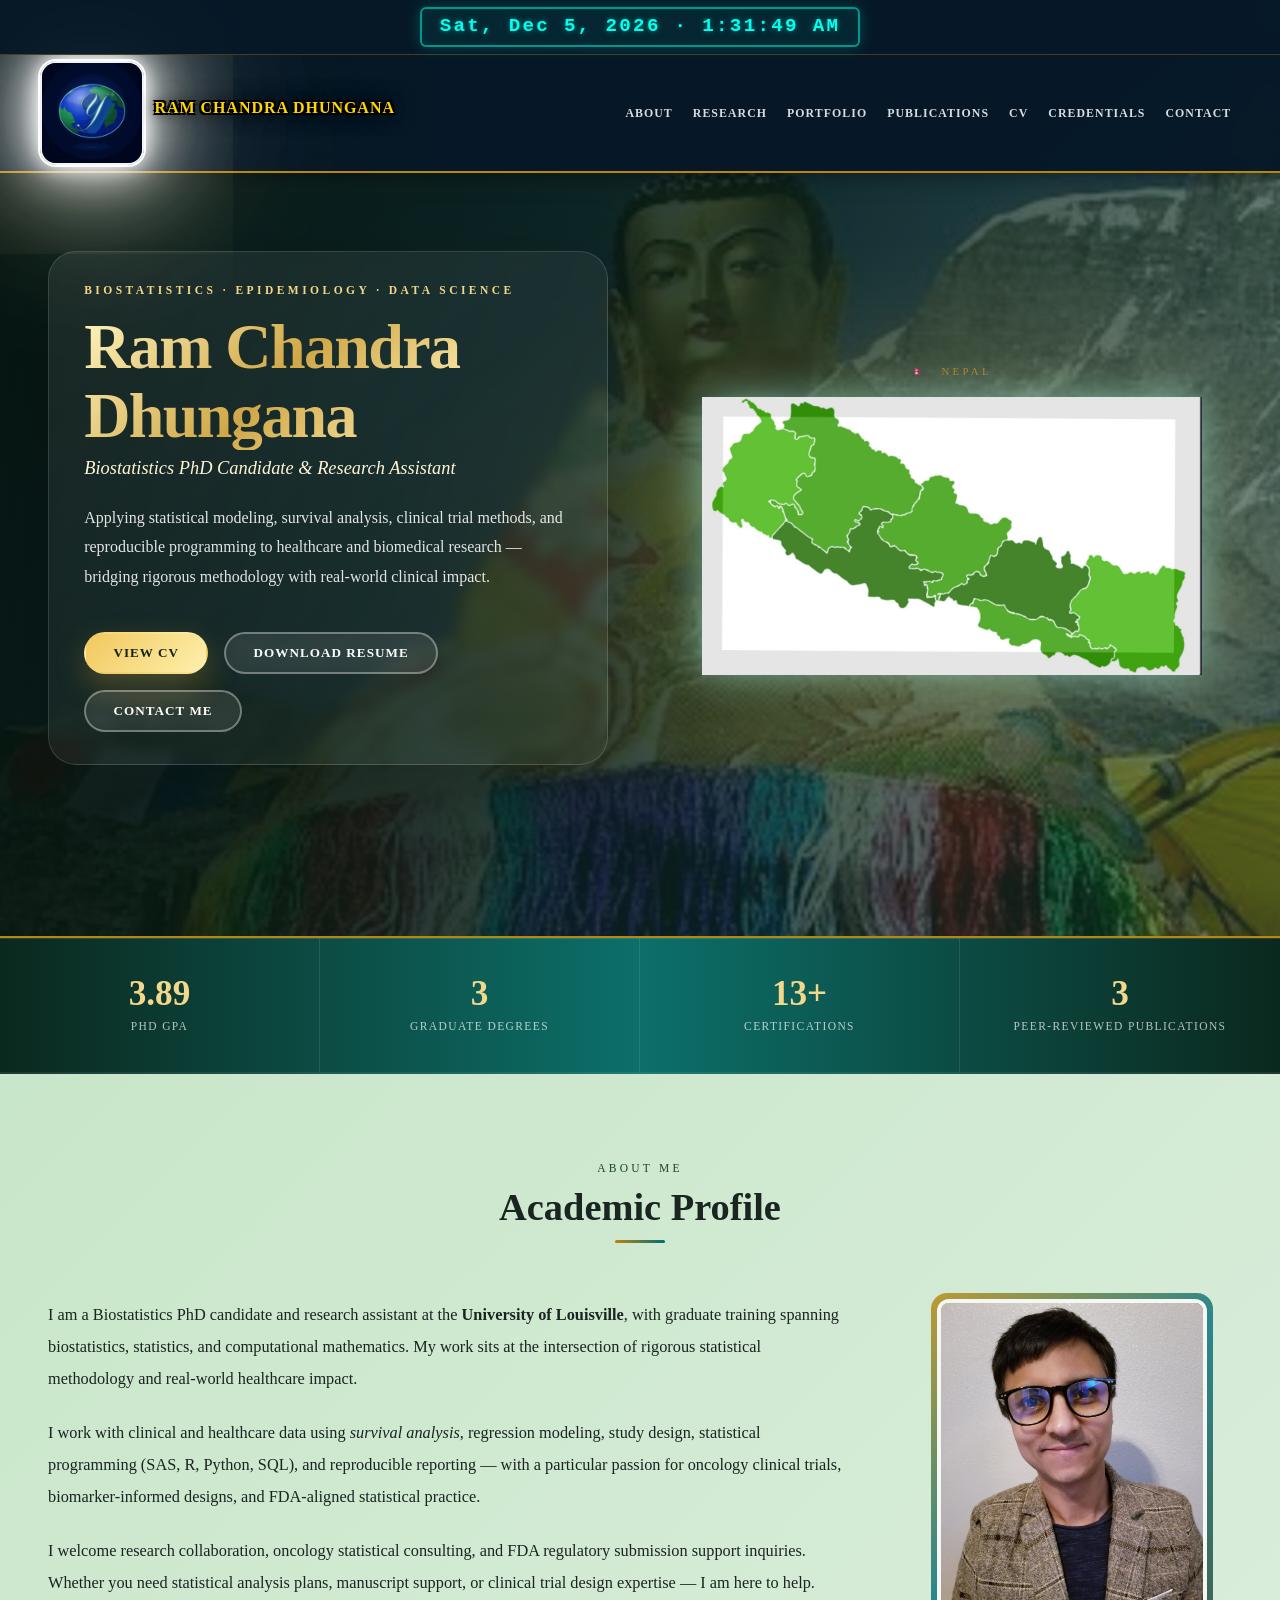
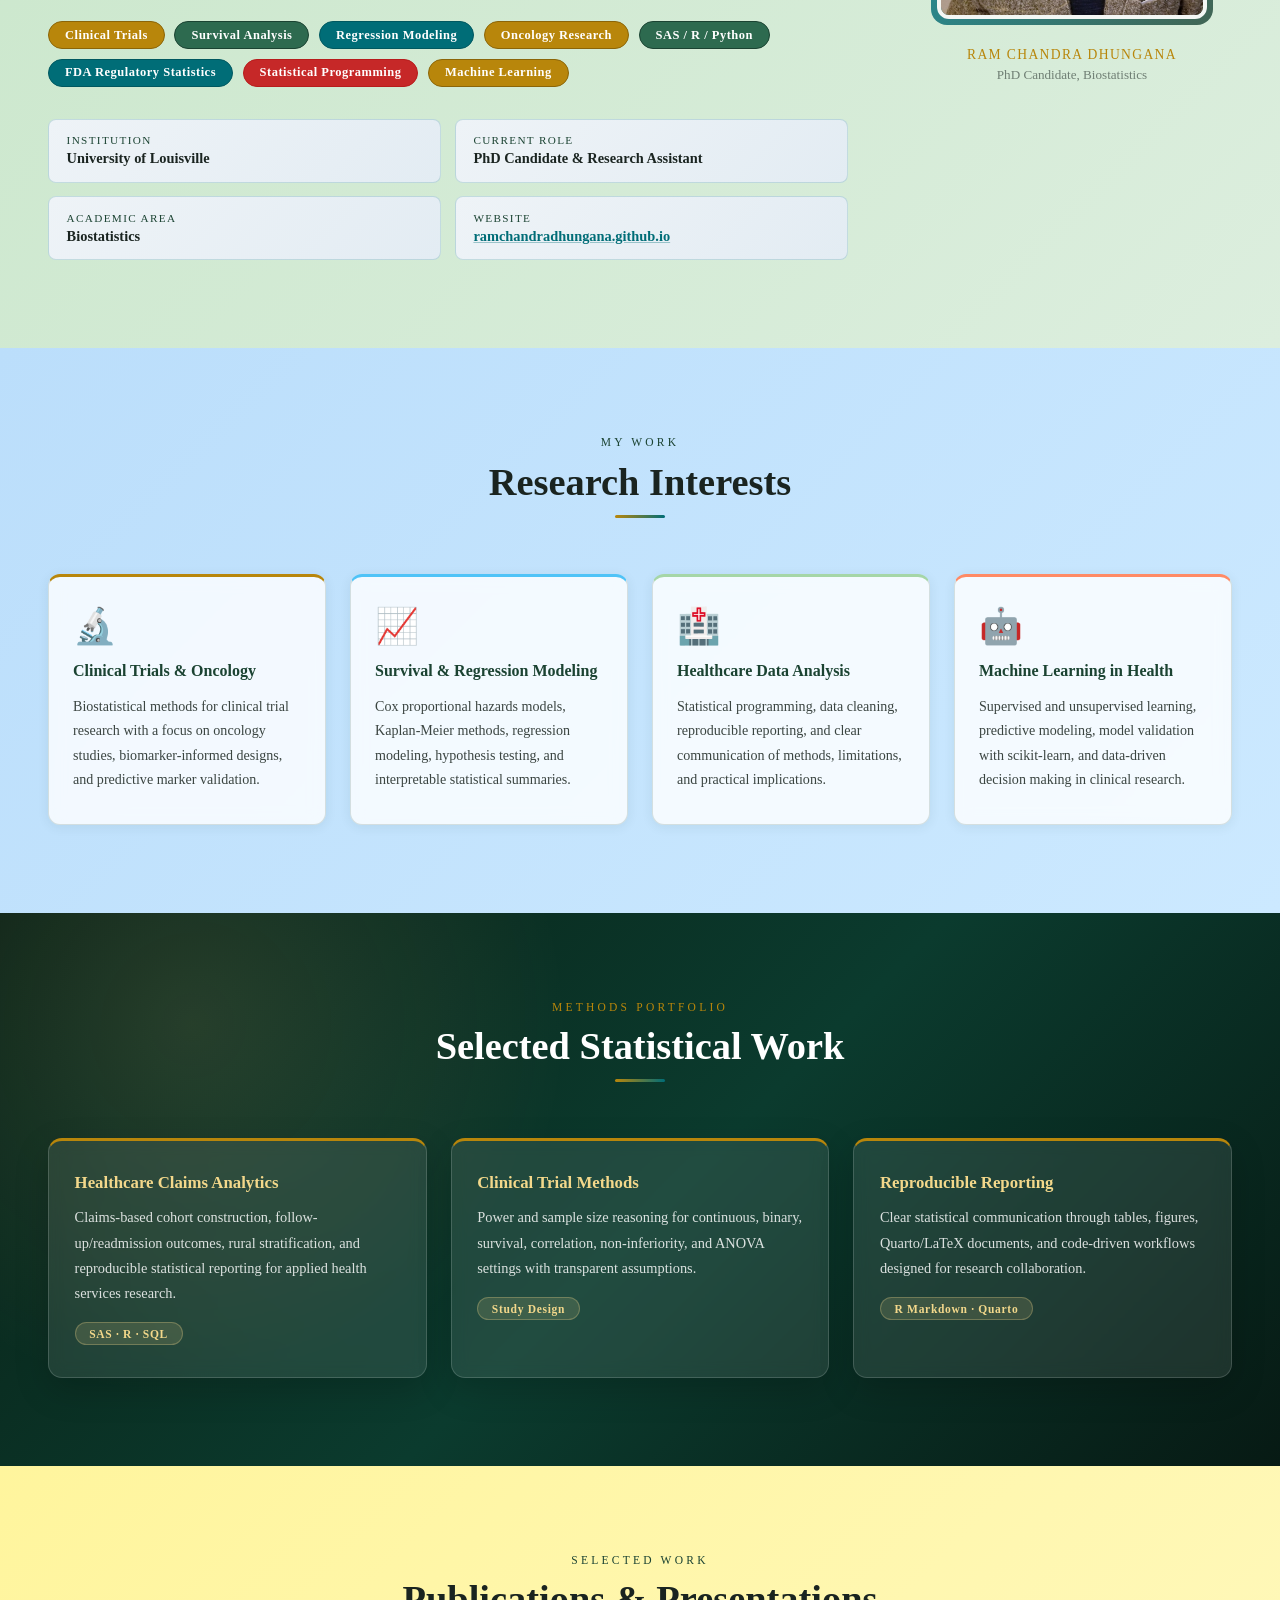
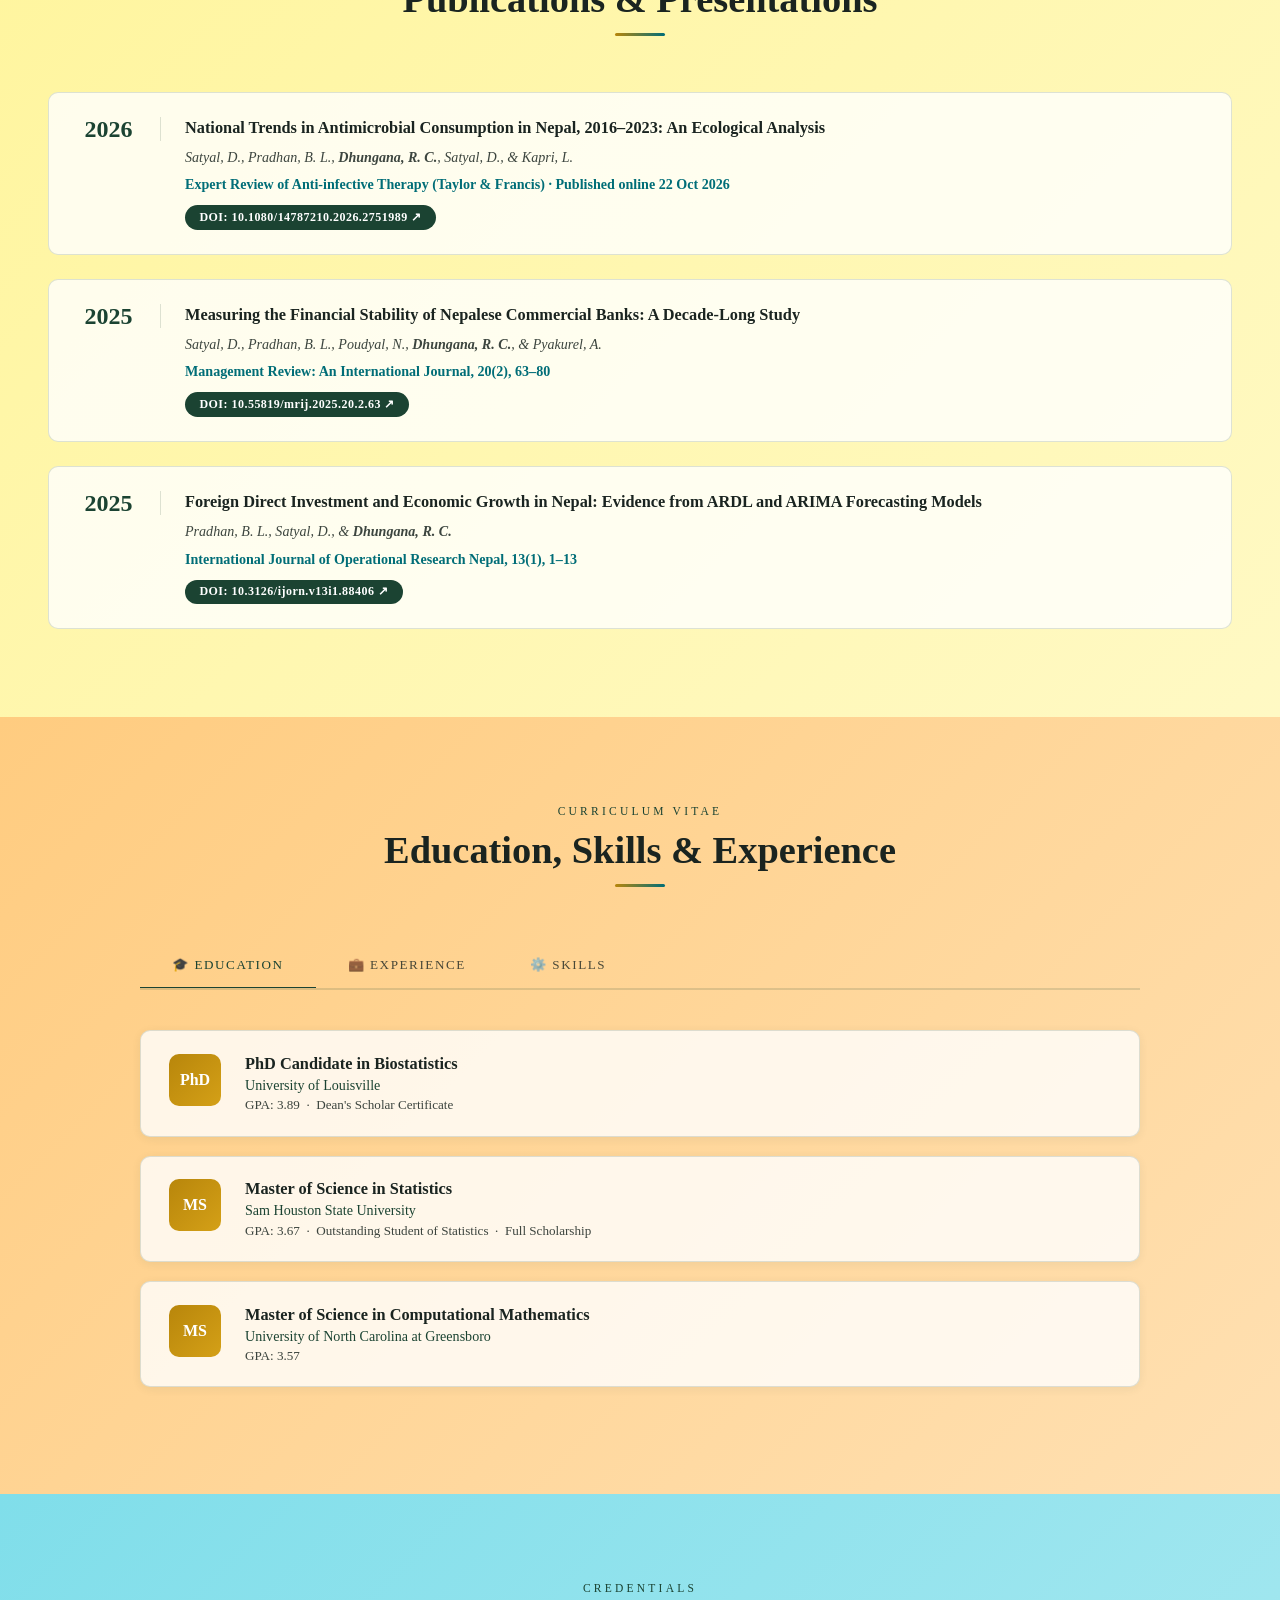
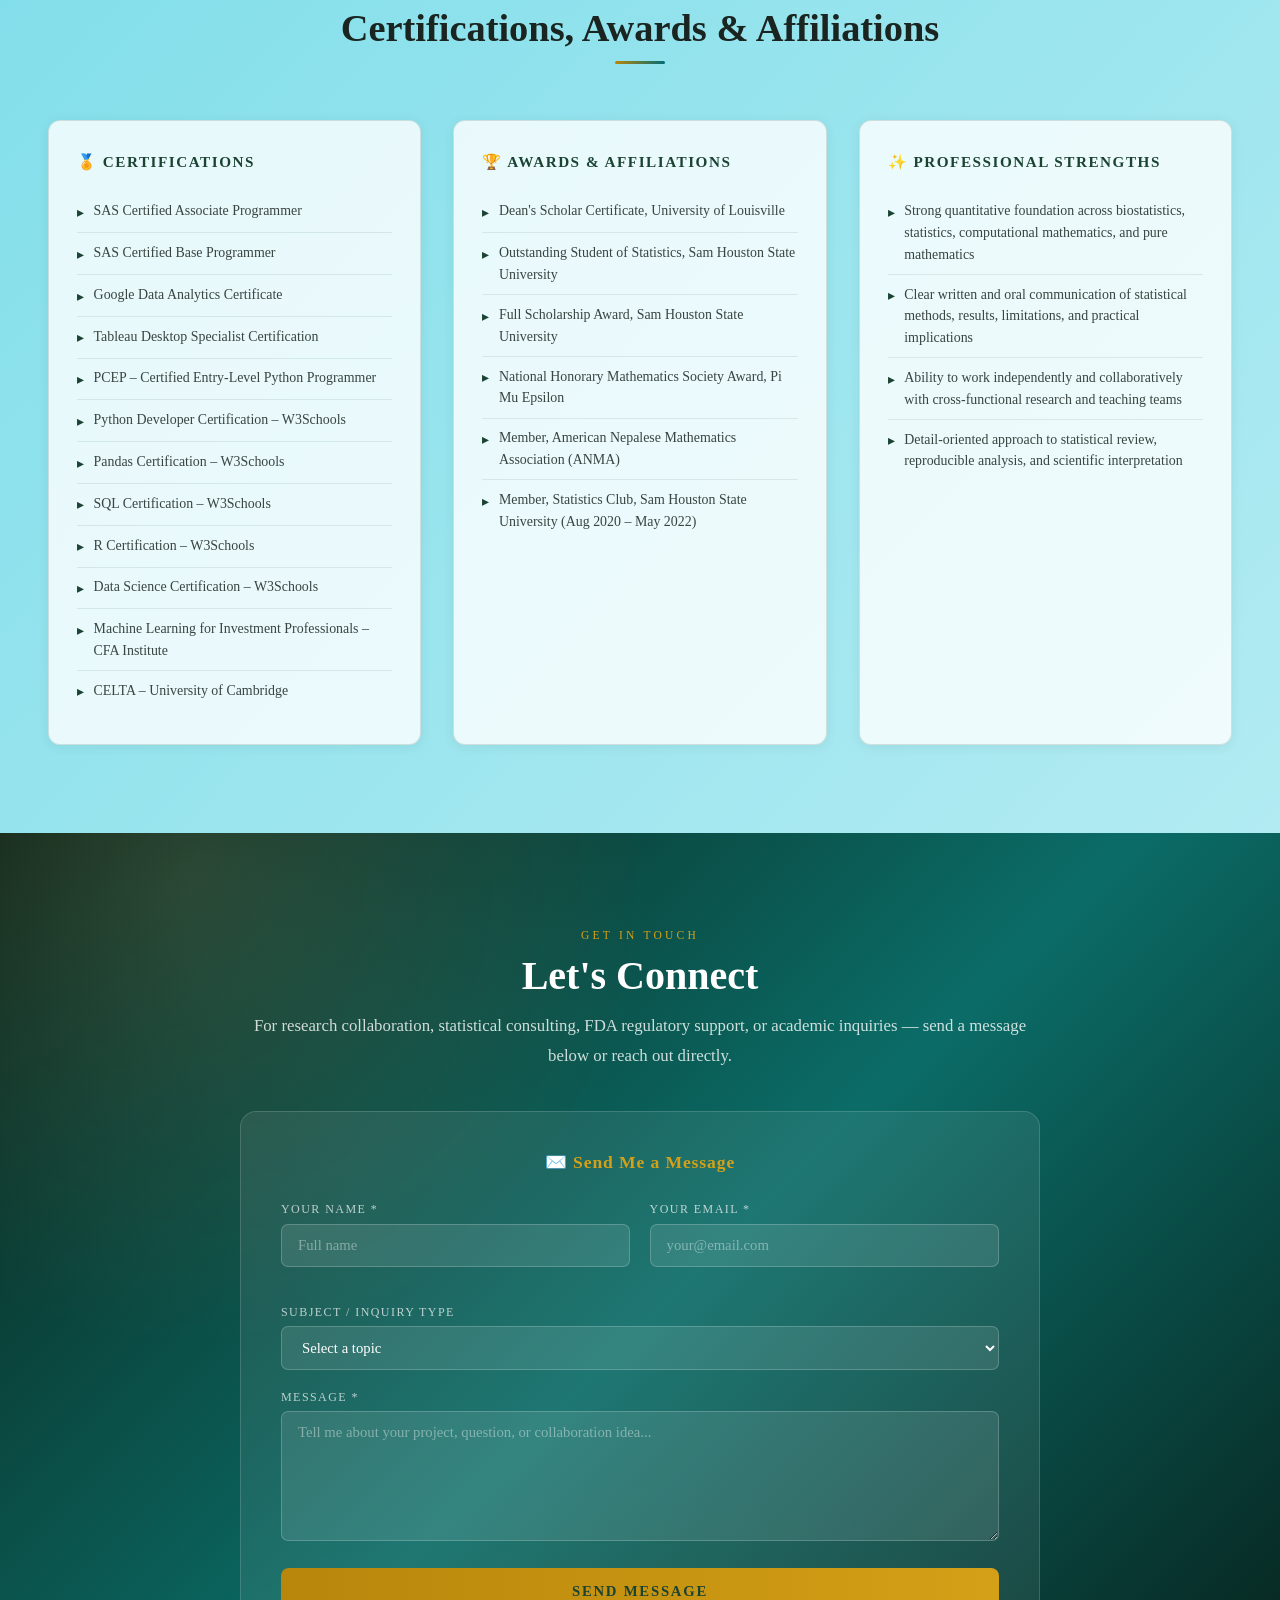
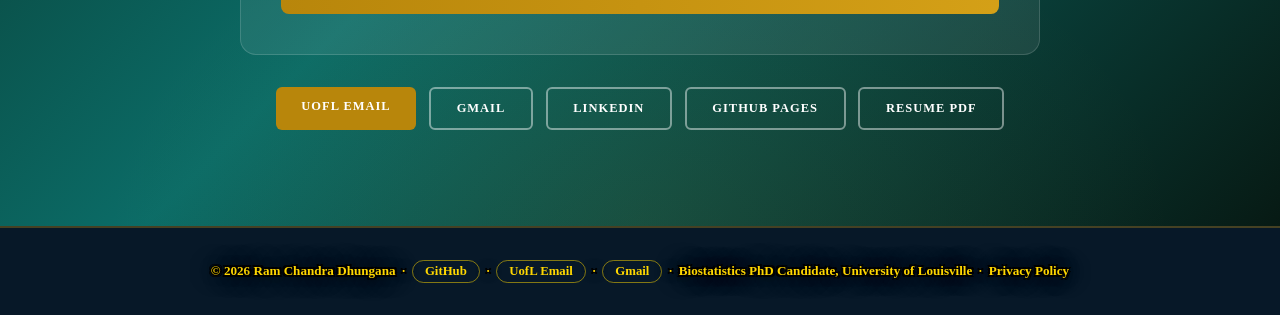
<file: index.html>
<!DOCTYPE html>
<html lang="en">
<head>
  <meta charset="UTF-8">
  <meta name="viewport" content="width=device-width, initial-scale=1.0">
  <meta name="description" content="Ram Chandra Dhungana — Biostatistics PhD Candidate, University of Louisville. Clinical trials, survival analysis, statistical programming, oncology consulting, FDA regulatory support.">
  <meta name="author" content="Ram Chandra Dhungana">
  <meta name="keywords" content="Ram Chandra Dhungana, biostatistics, PhD, clinical trials, survival analysis, statistical programming, University of Louisville, SAS, R, Python, oncology consulting, FDA regulatory">

  <meta property="og:title" content="Ram Chandra Dhungana | Biostatistics PhD Candidate">
  <meta property="og:description" content="Biostatistics PhD Candidate at University of Louisville. Specializing in clinical trials, survival analysis, oncology research, and FDA regulatory statistical support.">
  <meta property="og:type" content="website">
  <meta property="og:url" content="https://ramchandradhungana.github.io/">
  <meta property="og:image" content="https://ramchandradhungana.github.io/assets/ram-photo.jpg">

  <meta name="twitter:card" content="summary_large_image">
  <meta name="twitter:title" content="Ram Chandra Dhungana | Biostatistics PhD Candidate">
  <meta name="twitter:description" content="Biostatistics PhD Candidate at University of Louisville. Clinical trials, survival analysis, oncology, FDA regulatory statistics.">
  <meta name="twitter:image" content="https://ramchandradhungana.github.io/assets/ram-photo.jpg">

  <link rel="canonical" href="https://ramchandradhungana.github.io/">
  <title>Ram Chandra Dhungana | Biostatistics, Clinical Trials & Data Science</title>

  <style>
    /* ── TOKENS ──────────────────────────────────────────────────────── */
    :root {
      --navy:        #F4F7F4;
      --navy-mid:    #EBF0EB;
      --forest:      #1B4332;
      --forest-mid:  #2D6A4F;
      --teal:        #006D77;
      --gold:        #B8860B;
      --gold-light:  #D4A017;
      --gold-pale:   rgba(184,134,11,0.12);
      --red:         #C62828;
      --white:       #FFFFFF;
      --text:        #1A2420;
      --off-white:   rgba(26,36,32,0.85);
      --dim:         rgba(26,36,32,0.55);
      --glass:       rgba(255,255,255,0.80);
      --glass-border:rgba(27,67,50,0.15);
    }

    /* ── RESET ───────────────────────────────────────────────────────── */
    *, *::before, *::after { margin:0; padding:0; box-sizing:border-box; }
    html { scroll-behavior: smooth; font-size: 16px; }
    body {
      font-family: 'Georgia', 'Times New Roman', serif;
      background: #F4F7F4;
      color: var(--text);
      overflow-x: hidden;
    }
    img { max-width: 100%; display: block; }
    a { text-decoration: none; color: inherit; }

    /* ── NAV ─────────────────────────────────────────────────────────── */
    #clock-bar {
      position: fixed; top: 0; left: 0; right: 0; z-index: 901;
      background: rgba(7,24,40,0.97);
      border-bottom: 1px solid rgba(184,134,11,0.35);
      text-align: center; padding: .42rem 0;
    }

    @keyframes neonFlicker {
      0%, 18%, 22%, 25%, 53%, 57%, 100% {
        color: #00e5c9;
        text-shadow:
          0 0 4px rgba(0,229,201,.4),
          0 0 10px rgba(0,229,201,.25);
        opacity: 1;
      }
      20%, 24% {
        color: #00e5c9;
        text-shadow: none;
        opacity: 0.4;
      }
      55% {
        color: #c864ff;
        text-shadow:
          0 0 4px rgba(200,100,255,.35),
          0 0 10px rgba(200,100,255,.2);
        opacity: 0.6;
      }
    }
    @keyframes flipIn {
      0%   { transform: perspective(300px) rotateX(-90deg); opacity: 0; }
      60%  { transform: perspective(300px) rotateX(10deg);  opacity: 1; }
      100% { transform: perspective(300px) rotateX(0deg);   opacity: 1; }
    }
    #live-clock {
      font-size: 1.2rem; font-weight: 900; letter-spacing: .12em;
      font-family: 'Courier New', Consolas, monospace;
      line-height: 1.3;
      color: #00fff0;
      text-shadow:
        0 0 4px rgba(0,229,201,.4),
        0 0 10px rgba(0,229,201,.25);
      animation: neonFlicker 6s infinite;
      display: inline-block;
      padding: .35rem 1.1rem;
      background: rgba(0,229,201,0.07);
      border: 2.5px solid rgba(0,229,201,0.6);
      border-radius: 6px;
      box-shadow: 0 0 14px rgba(0,229,201,0.25), inset 0 0 10px rgba(0,229,201,0.08);
    }
    #live-clock.flip { animation: neonFlicker 6s infinite, flipIn 0.35s ease-out; }
    .nav {
      position: fixed; top: 55px; left: 0; right: 0; z-index: 900;
      background: rgba(7,24,40,0.97);
      backdrop-filter: blur(14px);
      border-bottom: 2px solid var(--gold);
      box-shadow: 0 2px 24px rgba(0,0,0,0.45);
      display: flex; align-items: center; justify-content: space-between;
      padding: 0 2.5rem;
      height: 118px;
    }
    .nav-brand {
      display: inline-flex; align-items: center; gap: 0.65rem;
      font-size: 1rem; letter-spacing: 0.06em; font-weight: 700;
      color: var(--gold); text-transform: uppercase; white-space: nowrap;
      flex-shrink: 0;
    }
    /* isolated nudge: aligns the site-title text with the nav links baseline; touches nothing else */
    .nav-brand > span:not(.logo-ring-wrap) { position: relative; top: -5px; }
    @keyframes pulseGlow {
      0%,100% { box-shadow: 0 0 0 2px rgba(255,255,255,.95), 0 0 18px rgba(255,255,255,.95), 0 0 48px rgba(255,255,255,.70); }
      50%     { box-shadow: 0 0 0 4px rgba(255,255,255,1), 0 0 35px rgba(255,255,255,1), 0 0 90px rgba(255,248,220,.95), 0 0 180px rgba(255,235,180,.65); }
    }
    .logo-ring-wrap {
      display: inline-block;
      transition: transform .3s ease;
      flex-shrink: 0;
    }
    .logo-ring-wrap:hover { transform: scale(1.1); }
    .nav-logo, .footer-logo { animation: pulseGlow 2s ease-in-out infinite; }
    .nav-logo {
      width: 104px; height: 104px; object-fit: cover;
      border: 2px solid rgba(255,255,255,.95);
      border-radius: 16px; flex-shrink: 0;
      box-shadow: 0 0 0 2px rgba(255,255,255,.95), 0 0 20px rgba(255,255,255,1), 0 0 45px rgba(255,255,255,1), 0 0 90px rgba(255,255,255,.95), 0 0 160px rgba(255,248,220,.85), 0 0 260px rgba(255,235,180,.60), 0 0 380px rgba(255,220,140,.35), inset 0 0 18px rgba(255,255,255,.6);
    }
    .nav-brand span { color: #FFD700; text-shadow: -2px -2px 0 #000, 2px -2px 0 #000, -2px 2px 0 #000, 2px 2px 0 #000, -1px -1px 0 #000, 1px -1px 0 #000, -1px 1px 0 #000, 1px 1px 0 #000, 0 0 12px rgba(0,0,0,1), 0 0 24px rgba(0,0,0,1); }
    .nav-links { display: flex; gap: 0.15rem; }
    .nav-links a {
      padding: 0.42rem 0.55rem; border-radius: 4px;
      font-size: 0.74rem; letter-spacing: 0.09em; text-transform: uppercase;
      color: rgba(255,255,255,0.85); font-weight: 600; transition: color .25s, background .25s;
    }
    .nav-links a:hover {
      color: var(--gold); background: rgba(184,134,11,0.18);
      transform: scale(0.94) translateY(2px);
      box-shadow: inset 0 3px 8px rgba(0,0,0,0.3);
      filter: brightness(0.92);
    }
    .nav-links a { transition: color .25s, background .25s, transform .15s, box-shadow .15s, filter .15s; }
    .nav-links a:active { transform: scale(0.9) translateY(3px); filter: brightness(0.8); }
    .nav-toggle {
      display: none; background: none; border: none; cursor: pointer;
      flex-direction: column; gap: 5px; padding: 4px;
      border-radius: 4px; transition: transform .15s, background .2s;
    }
    .nav-toggle span {
      display: block; width: 24px; height: 2px;
      background: var(--forest); border-radius: 2px; transition: all .3s;
    }
    .nav-toggle:hover { background: rgba(184,134,11,0.15); transform: scale(0.94); }
    .nav-toggle:hover span { background: var(--gold); }
    .nav-toggle:active { transform: scale(0.88); }

    /* ── HERO ────────────────────────────────────────────────────────── */
    .hero {
      min-height: 100vh; position: relative;
      display: flex; align-items: center; overflow: hidden;
    }
    .hero-bg {
      position: absolute; inset: 0;
      background-image: url('assets/buddha-everest.jpg');
      background-size: cover; background-position: center 38%;
      background-repeat: no-repeat;
    }
    .hero-overlay {
      position: absolute; inset: 0;
      background: linear-gradient(
        120deg,
        rgba(5,13,8,0.94) 0%,
        rgba(8,18,13,0.82) 45%,
        rgba(27,67,50,0.50) 100%
      );
    }
    .hero-overlay::after {
      content: ''; position: absolute; inset: 0;
      background: radial-gradient(ellipse 60% 50% at 70% 60%, rgba(212,160,23,0.07) 0%, transparent 70%);
      animation: pulse 8s ease-in-out infinite;
    }
    @keyframes pulse { 0%,100%{opacity:.6} 50%{opacity:1} }

    .hero-inner {
      position: relative; z-index: 2;
      width: 100%; max-width: 1300px; margin: 0 auto;
      padding: 9rem 3rem 4rem;
      display: grid; grid-template-columns: 1fr 1fr;
      gap: 3rem; align-items: center;
    }

    .hero-eyebrow {
      font-size: 0.72rem; letter-spacing: 0.3em; text-transform: uppercase;
      color: var(--gold); margin-bottom: 1rem;
    }
    .hero-name {
      font-size: clamp(2.6rem, 5vw, 4rem);
      line-height: 1.08; color: var(--gold-light);
      margin-bottom: 0.5rem;
    }
    .hero-name em { color: var(--gold-light); font-style: normal; }
    .hero-title {
      font-size: 1.15rem; color: rgba(255,255,255,0.88);
      font-style: italic; margin-bottom: 1.5rem;
    }
    .hero-desc {
      font-size: 1rem; line-height: 1.85;
      color: rgba(255,255,255,0.92); max-width: 500px; margin-bottom: 2.5rem;
    }
    .hero-btns { display: flex; gap: 1rem; flex-wrap: wrap; }

    .btn {
      display: inline-block; padding: 0.7rem 1.7rem;
      border-radius: 5px; font-size: 0.82rem;
      letter-spacing: 0.08em; font-weight: 700;
      text-transform: uppercase; transition: all .28s;
      font-family: 'Georgia', serif;
    }
    .btn-gold { background: var(--gold); color: var(--navy); border: 2px solid var(--gold); }
    .btn-gold:hover { background: var(--gold-light); border-color: var(--gold-light); transform: translateY(-2px); box-shadow: 0 6px 20px rgba(212,160,23,0.35); }
    .btn-outline { background: transparent; color: var(--white); border: 2px solid rgba(255,255,255,0.4); }
    .btn-outline:hover { border-color: var(--gold); color: var(--gold); transform: translateY(-2px); }

    .hero-map-wrap {
      display: flex; flex-direction: column; align-items: center; gap: 1.2rem;
      margin-top: 1.5rem;
    }
    .hero-map-label {
      font-size: 0.68rem; letter-spacing: 0.3em; text-transform: uppercase;
      color: var(--gold); opacity: .85;
    }
    .hero-map-img {
      width: 100%; max-width: 460px;
      filter: drop-shadow(0 0 18px rgba(45,106,79,0.7)) drop-shadow(0 0 50px rgba(212,160,23,0.2));
      animation: floatMap 7s ease-in-out infinite;
    }
    @keyframes floatMap { 0%,100%{transform:translateY(0)} 50%{transform:translateY(-14px)} }

    /* ── SNAPSHOT BAR ────────────────────────────────────────────────── */
    .snapshot {
      background: linear-gradient(90deg, var(--forest) 0%, var(--teal) 50%, var(--forest) 100%);
      display: grid; grid-template-columns: repeat(4,1fr);
      border-top: 2px solid var(--gold); border-bottom: 2px solid rgba(255,255,255,0.08);
    }
    .snap-item {
      padding: 2rem 1.5rem; text-align: center;
      border-right: 1px solid rgba(255,255,255,0.1);
      transition: background .25s ease;
    }
    .snap-item:last-child { border-right: none; }
    .snap-item:hover { background: rgba(255,255,255,0.06); }
    .snap-num {
      display: block; font-size: 2.2rem; line-height: 1;
      color: var(--gold); font-weight: 700; margin-bottom: 0.35rem;
      transition: transform .25s ease;
    }
    .snap-item:hover .snap-num { transform: scale(1.1); }
    .snap-label {
      font-size: 0.72rem; letter-spacing: 0.12em; text-transform: uppercase;
      color: rgba(255,255,255,0.7);
    }

    /* ── SECTION SCAFFOLD ────────────────────────────────────────────── */
    .section { padding: 5.5rem 3rem; }
    .section-inner { max-width: 1200px; margin: 0 auto; }
    .section-hd { text-align: center; margin-bottom: 3.5rem; }
    .eyebrow {
      font-size: 0.72rem; letter-spacing: 0.28em; text-transform: uppercase;
      color: var(--gold); display: block; margin-bottom: 0.7rem;
    }
    .section-hd h2 {
      font-size: clamp(1.8rem, 3vw, 2.5rem); color: var(--text); display: inline-block;
      position: relative;
    }
    .section-hd h2::after {
      content:''; display:block; width:50px; height:3px;
      background: linear-gradient(90deg, var(--gold), var(--teal));
      margin: 0.7rem auto 0; border-radius: 2px;
    }

    /* ── Per-section backgrounds ─────────────────────────────────────── */
    #about       { background: linear-gradient(135deg, #C8E6C9 0%, #DCEEDE 100%); }
    #research    { background: linear-gradient(135deg, #BBDEFB 0%, #CCE9FF 100%); }
    #publications{ background: linear-gradient(135deg, #FFF59D 0%, #FFF9C4 100%); }
    #cv          { background: linear-gradient(135deg, #FFCC80 0%, #FFE0B2 100%); }
    #credentials { background: linear-gradient(135deg, #80DEEA 0%, #B2EBF2 100%); }
    #services    { background: linear-gradient(135deg, #E8D5FA 0%, #F3E5FF 100%); }

    /* ── ABOUT ───────────────────────────────────────────────────────── */
    .about-grid {
      display: grid; grid-template-columns: 1fr 320px;
      gap: 4rem; align-items: start;
    }
    .about-text p {
      color: var(--text); line-height: 1.95; font-size: 1.02rem;
      margin-bottom: 1.4rem;
    }
    .about-tags { display: flex; flex-wrap: wrap; gap: 0.6rem; margin-top: 1rem; }
    .about-tag {
      padding: 0.35rem 1rem; border-radius: 50px; font-size: 0.78rem;
      font-family: 'Georgia', serif;
    }
    .tag-g { background: #2D6A4F; color: #FFFFFF; border: 1px solid #1B4332; }
    .tag-t { background: #006D77; color: #FFFFFF; border: 1px solid #005860; }
    .tag-y { background: #B8860B; color: #FFFFFF; border: 1px solid #8B6508; }
    .tag-r { background: #C62828; color: #FFFFFF; border: 1px solid #B71C1C; }

    .profile-card { text-align: center; }
    .profile-photo-wrap {
      position: relative; display: inline-block; margin-bottom: 1rem;
    }
    .profile-photo-wrap::before {
      content: ''; position: absolute; inset: -6px; border-radius: 16px;
      background: linear-gradient(135deg, var(--gold), var(--teal), var(--forest));
      z-index: 0; opacity: .8;
      animation: rotateBorder 6s linear infinite;
    }
    @keyframes rotateBorder { 0%{filter:hue-rotate(0deg)} 100%{filter:hue-rotate(360deg)} }
    .profile-photo {
      position: relative; z-index: 1;
      width: 270px; height: 320px; object-fit: cover; object-position: center top;
      border-radius: 12px; border: 4px solid var(--navy); display: block;
    }
    .profile-name { color: var(--gold); font-size: 0.85rem; letter-spacing: 0.1em; text-transform: uppercase; margin-top: 0.5rem; }
    .profile-role { color: var(--dim); font-size: 0.82rem; margin-top: 0.2rem; }

    .info-row { display: grid; grid-template-columns: 1fr 1fr; gap: 0.85rem; margin-top: 2rem; }
    .info-box {
      background: linear-gradient(135deg, #EEF3F7 0%, #E3ECF3 100%);
      border: 1px solid rgba(0,109,119,0.18);
      border-radius: 8px; padding: 0.9rem 1.1rem;
      transition: transform .2s ease, box-shadow .2s ease, border-color .2s ease, background .2s ease;
    }
    .info-box:hover {
      transform: translateY(-4px);
      box-shadow: 0 10px 24px rgba(27,67,50,0.15);
      border-color: var(--gold);
    }
    .info-link-push {
      display: inline-block; color: var(--teal) !important;
      text-decoration: underline; text-decoration-color: rgba(0,109,119,0.35);
      transition: transform .15s ease, filter .15s ease, color .15s ease, text-decoration-color .15s ease;
    }
    .info-link-push:hover {
      transform: scale(0.86) translateY(5px);
      box-shadow: inset 0 6px 16px rgba(0,0,0,0.4);
      filter: brightness(0.6);
      color: #7B5800 !important;
      text-decoration-color: #7B5800;
    }
    .info-link-push:active { transform: scale(0.8) translateY(7px); filter: brightness(0.45); }
    .info-box span { font-size: 0.7rem; text-transform: uppercase; letter-spacing: 0.12em; color: var(--forest); display: block; margin-bottom: 0.2rem; }
    .info-box strong { font-size: 0.9rem; color: var(--text); }

    /* ── RESEARCH ────────────────────────────────────────────────────── */
    .research-cards { display: grid; grid-template-columns: repeat(4, 1fr); gap: 1.5rem; }
    .r-card {
      background: var(--glass); border: 1px solid var(--glass-border);
      box-shadow: 0 2px 12px rgba(27,67,50,0.08);
      border-top: 3px solid var(--gold); border-radius: 12px; padding: 2rem 1.5rem;
      transition: transform .3s, box-shadow .3s, background .3s, border-color .3s; backdrop-filter: blur(8px);
    }
    .r-card:nth-child(2) { border-top-color: #4FC3F7; }
    .r-card:nth-child(3) { border-top-color: #A5D6A7; }
    .r-card:nth-child(4) { border-top-color: #FF8A65; }
    .r-card:hover { transform: translateY(-8px); box-shadow: 0 20px 50px rgba(0,0,0,0.15); background: rgba(255,255,255,0.95); border-color: var(--gold); }
    .r-card-icon { font-size: 2.2rem; margin-bottom: 1rem; line-height: 1; }
    .r-card h3 { font-size: 1rem; color: var(--forest); margin-bottom: 0.7rem; line-height: 1.4; }
    .r-card p { font-size: 0.88rem; line-height: 1.75; color: var(--off-white); }

    /* ── PUBLICATIONS ────────────────────────────────────────────────── */
    .pub-list { display: flex; flex-direction: column; gap: 1.5rem; }
    .pub-item {
      display: grid; grid-template-columns: 80px 1fr; gap: 1.5rem; align-items: start;
      background: var(--glass); border: 1px solid var(--glass-border);
      border-radius: 10px; padding: 1.5rem 2rem;
      transition: background .3s, border-color .3s;
    }
    .pub-item:hover { background: rgba(27,67,50,0.06); border-color: var(--gold); }
    .pub-year {
      font-size: 1.5rem; font-weight: 700; color: var(--forest); text-align: center; line-height: 1;
      border-right: 1px solid rgba(27,67,50,0.15); padding-right: 1.5rem;
    }
    .pub-body h3 { font-size: 1.02rem; color: var(--text); margin-bottom: 0.4rem; line-height: 1.4; }
    .pub-body p { font-size: 0.88rem; color: var(--off-white); line-height: 1.6; font-style: italic; }
    .pub-journal { color: var(--teal) !important; font-style: normal !important; margin-top: 0.3rem; font-weight: 600; }
    .pub-link {
      display: inline-block; margin-top: 0.6rem;
      padding: 0.3rem 0.9rem; border-radius: 999px;
      background: var(--forest); color: #FFFFFF !important;
      font-size: 0.75rem; font-weight: 700; letter-spacing: 0.04em; font-style: normal;
      transition: background .2s, transform .15s;
    }
    .pub-link:hover { background: var(--teal); transform: translateY(-2px); }

    /* ── CV / TABS ───────────────────────────────────────────────────── */
    .cv-wrap { max-width: 1000px; margin: 0 auto; }
    .cv-tabs {
      display: flex; border-bottom: 2px solid rgba(27,67,50,0.15);
      margin-bottom: 2.5rem; gap: 0; overflow-x: auto;
    }
    .cv-tab {
      padding: 0.9rem 2rem; background: none; border: none;
      color: rgba(26,36,32,0.8); font-size: 0.82rem; letter-spacing: 0.12em;
      text-transform: uppercase; cursor: pointer;
      border-bottom: 3px solid transparent; margin-bottom: -2px;
      white-space: nowrap; transition: color .25s, border-color .25s, transform .15s, filter .15s;
      font-family: 'Georgia', serif;
    }
    .cv-tab.active { color: var(--forest); border-bottom-color: var(--forest); }
    .cv-tab:hover {
      color: var(--forest-mid);
      transform: scale(0.94) translateY(2px);
      filter: brightness(0.88);
    }
    .cv-tab:active { transform: scale(0.9) translateY(3px); filter: brightness(0.76); }
    .cv-panel { display: none; }
    .cv-panel.active { display: block; animation: fadeIn .35s ease; }
    @keyframes fadeIn { from{opacity:0;transform:translateY(8px)} to{opacity:1;transform:none} }

    .edu-item {
      display: flex; gap: 1.5rem; align-items: flex-start;
      background: var(--glass); border: 1px solid var(--glass-border);
      box-shadow: 0 2px 10px rgba(27,67,50,0.07);
      border-radius: 10px; padding: 1.4rem 1.75rem; margin-bottom: 1.2rem;
      transition: transform .25s ease, box-shadow .25s ease !important;
    }
    .edu-item:hover { transform: translateY(-6px) !important; box-shadow: 0 16px 40px rgba(0,0,0,0.15) !important; }
    .edu-badge {
      min-width: 52px; height: 52px;
      background: linear-gradient(135deg, var(--gold) 0%, var(--gold-light) 100%);
      border-radius: 10px; display: flex; align-items: center; justify-content: center;
      font-weight: 700; color: #fff; font-size: 1rem; flex-shrink: 0;
    }
    .edu-info h3 { font-size: 1.02rem; color: var(--text); margin-bottom: 0.2rem; }
    .edu-info .uni { color: var(--forest); font-size: 0.88rem; }
    .edu-info .gpa { color: var(--off-white); font-size: 0.82rem; margin-top: 0.2rem; }

    .skill-section { margin-bottom: 2rem; }
    .skill-section h4 { color: var(--forest); font-size: 0.85rem; letter-spacing: 0.15em; text-transform: uppercase; margin-bottom: 0.85rem; }
    .skill-chips { display: flex; flex-wrap: wrap; gap: 0.6rem; }
    .chip { padding: 0.38rem 1.1rem; border-radius: 50px; font-size: 0.8rem; font-weight: 600; transition: transform .2s ease, filter .2s ease, box-shadow .2s ease; cursor: default; }
    .chip:hover { transform: translateY(-3px) scale(1.05); filter: brightness(1.15); box-shadow: 0 8px 18px rgba(0,0,0,0.2); }
    .chip-y { background: #7B5800; color: #FFFFFF; border: 1px solid #5C4000; }
    .chip-t { background: #00565E; color: #FFFFFF; border: 1px solid #003F45; }
    .chip-g { background: #1B4332; color: #FFFFFF; border: 1px solid #0D2B20; }
    .chip-b { background: #1565C0; color: #FFFFFF; border: 1px solid #0D47A1; }

    .exp-item {
      border-left: 4px solid var(--teal); padding: 1.3rem 1.75rem;
      background: linear-gradient(135deg, #E8F4F8 0%, #F0F8FF 100%);
      border-radius: 0 10px 10px 0; margin-bottom: 1.2rem;
      box-shadow: 0 2px 10px rgba(0,109,119,0.10);
      transition: transform .25s ease, box-shadow .25s ease, border-color .25s ease !important;
    }
    .exp-item:hover { transform: translateX(6px) !important; box-shadow: 0 12px 30px rgba(0,109,119,0.22) !important; border-left-color: var(--gold) !important; }
    .exp-item h3 { font-size: 1.02rem; color: var(--text); }
    .exp-item .org { color: var(--forest); font-size: 0.88rem; margin: 0.2rem 0 0.15rem; }
    .exp-item .period { color: var(--dim); font-size: 0.8rem; margin-bottom: 0.75rem; }
    .exp-item ul { padding-left: 1.1rem; }
    .exp-item li { color: var(--off-white); font-size: 0.9rem; line-height: 1.75; margin-bottom: 0.3rem; }

    /* ── CREDENTIALS ─────────────────────────────────────────────────── */
    .cred-grid { display: grid; grid-template-columns: repeat(3,1fr); gap: 2rem; }
    .cred-card {
      background: var(--glass); border: 1px solid var(--glass-border);
      box-shadow: 0 2px 12px rgba(27,67,50,0.08);
      border-radius: 12px; padding: 2rem 1.75rem;
      transition: transform .3s, box-shadow .3s, background .3s, border-color .3s;
    }
    .cred-card:hover { transform: translateY(-8px); box-shadow: 0 20px 50px rgba(0,0,0,0.15); background: rgba(255,255,255,0.95); border-color: var(--gold); }
    .cred-card h3 {
      font-size: 0.95rem; color: var(--forest); margin-bottom: 1.3rem;
      text-transform: uppercase; letter-spacing: 0.1em;
    }
    .cred-list { list-style: none; }
    .cred-list li {
      font-size: 0.87rem; color: var(--off-white); line-height: 1.55;
      padding: 0.55rem 0; border-bottom: 1px solid rgba(27,67,50,0.10);
      display: flex; gap: 0.6rem; align-items: flex-start;
    }
    .cred-list li::before { content:'▸'; color: var(--forest); flex-shrink:0; margin-top:0.1rem; }
    .cred-list li:last-child { border-bottom: none; }

    /* ── SERVICES ────────────────────────────────────────────────────── */
    .services-grid {
      display: grid; grid-template-columns: repeat(3, 1fr); gap: 2rem;
    }
    .svc-card {
      background: var(--glass); border: 1px solid var(--glass-border);
      border-top: 4px solid var(--gold); border-radius: 14px;
      padding: 2.2rem 1.8rem; transition: transform .3s, box-shadow .3s, background .3s, border-color .3s;
      backdrop-filter: blur(10px);
    }
    .svc-card:nth-child(2) { border-top-color: var(--teal); }
    .svc-card:nth-child(3) { border-top-color: #7B1FA2; }
    .svc-card:nth-child(4) { border-top-color: #C62828; }
    .svc-card:nth-child(5) { border-top-color: #1565C0; }
    .svc-card:nth-child(6) { border-top-color: var(--forest); }
    .svc-card:hover { transform: translateY(-8px); box-shadow: 0 20px 50px rgba(27,67,50,0.18); background: rgba(255,255,255,0.95); border-color: var(--gold); }
    .svc-icon { font-size: 2.5rem; margin-bottom: 1.1rem; line-height: 1; }
    .svc-card h3 { font-size: 1.05rem; color: var(--forest); margin-bottom: 0.75rem; line-height: 1.3; }
    .svc-card p { font-size: 0.88rem; line-height: 1.8; color: var(--off-white); }
    .svc-badge {
      display: inline-block; margin-top: 1rem;
      padding: 0.25rem 0.8rem; border-radius: 20px;
      font-size: 0.72rem; letter-spacing: 0.1em; text-transform: uppercase; font-weight: 700;
      background: var(--gold); color: #FFFFFF;
    }

    /* ── CONTACT FORM ────────────────────────────────────────────────── */
    .contact-section {
      background: linear-gradient(135deg, var(--forest) 0%, var(--teal) 40%, #063B2E 100%);
      padding: 6rem 3rem; text-align: center; position: relative; overflow: hidden;
    }
    .contact-section::before {
      content:''; position:absolute; inset:0;
      background: radial-gradient(ellipse 60% 50% at 50% 100%, rgba(212,160,23,0.08) 0%, transparent 70%);
    }
    .contact-inner { position: relative; z-index:1; max-width: 800px; margin: 0 auto; }
    .contact-section .eyebrow { color: var(--gold-light); }
    /* Contrast fix: gold eyebrow text is hard to read on these light pastel section backgrounds */
    #about .eyebrow, #research .eyebrow, #publications .eyebrow, #cv .eyebrow, #credentials .eyebrow {
      color: var(--forest);
    }
    .contact-section h2 { font-size: 2.5rem; color: var(--white); margin-bottom: 0.75rem; }
    .contact-intro { color: rgba(255,255,255,0.8); font-size: 1.05rem; line-height: 1.8; margin-bottom: 2.5rem; }

    .contact-btns { display: flex; gap: 0.8rem; justify-content: center; flex-wrap: wrap; margin-bottom: 3rem; }
    .btn-contact {
      padding: 0.75rem 1.6rem; border-radius: 6px; font-size: 0.78rem; font-weight: 700;
      letter-spacing: 0.08em; text-transform: uppercase; transition: all .28s; font-family: 'Georgia', serif;
    }
    .btn-c-gold { background: var(--gold); color: #fff; }
    .btn-c-gold:hover { background: var(--gold-light); transform: translateY(-2px); box-shadow: 0 6px 20px rgba(212,160,23,0.4); }
    .btn-c-outline { background: transparent; color: var(--white); border: 2px solid rgba(255,255,255,0.45); }
    .btn-c-outline:hover { border-color: var(--gold); color: var(--gold); transform: translateY(-2px); }

    /* Press-down effect for email buttons specifically */
    .btn-email-press:hover {
      transform: scale(0.93) translateY(3px) !important;
      box-shadow: inset 0 4px 12px rgba(0,0,0,0.4) !important;
      filter: brightness(0.82);
    }
    .btn-email-press:active {
      transform: scale(0.89) translateY(4px) !important;
      filter: brightness(0.68);
    }
    /* Footer email link hover */
    .footer-email-link {
      transition: all .15s ease;
    }
    .footer-email-link:hover {
      opacity: 0.75;
      text-decoration: underline;
    }
    /* Pill button style for footer links */
    .footer-pill {
      display: inline-block;
      padding: .18rem .75rem;
      border-radius: 20px;
      border: 1px solid rgba(255,215,0,.5);
      transition: background .15s ease, border-color .15s ease, transform .15s ease, box-shadow .15s ease, filter .15s ease;
      text-shadow: none !important;
      color: #FFD700 !important;
      font-size: .8rem;
    }
    .footer-pill:hover {
      background: rgba(255,215,0,.18);
      border-color: #FFD700;
      opacity: 1 !important;
      transform: scale(0.93) translateY(3px);
      box-shadow: inset 0 3px 8px rgba(0,0,0,0.35);
      filter: brightness(0.9);
    }
    .footer-pill:active {
      transform: scale(0.89) translateY(4px);
      filter: brightness(0.78);
    }

    .contact-form-wrap {
      background: rgba(255,255,255,0.08); border: 1px solid rgba(255,255,255,0.15);
      border-radius: 16px; padding: 2.5rem; text-align: left;
    }
    .contact-form-wrap h3 {
      color: var(--gold-light); font-size: 1.1rem; text-align: center;
      margin-bottom: 1.8rem; letter-spacing: 0.05em;
    }
    .form-row { display: grid; grid-template-columns: 1fr 1fr; gap: 1.2rem; margin-bottom: 1.2rem; }
    .form-group { display: flex; flex-direction: column; gap: 0.4rem; margin-bottom: 1.2rem; }
    .form-group label { font-size: 0.75rem; letter-spacing: 0.12em; text-transform: uppercase; color: rgba(255,255,255,0.7); }
    .form-group input,
    .form-group select,
    .form-group textarea {
      padding: 0.75rem 1rem; border-radius: 7px;
      border: 1px solid rgba(255,255,255,0.2);
      background: rgba(255,255,255,0.10); color: var(--white);
      font-family: 'Georgia', serif; font-size: 0.92rem;
      transition: border-color .25s, background .25s;
      outline: none;
    }
    .form-group input::placeholder,
    .form-group textarea::placeholder { color: rgba(255,255,255,0.4); }
    .form-group input:focus,
    .form-group select:focus,
    .form-group textarea:focus {
      border-color: var(--gold); background: rgba(255,255,255,0.15);
    }
    .form-group select option { background: var(--forest); color: #fff; }
    .form-group textarea { resize: vertical; min-height: 130px; }
    .btn-submit {
      width: 100%; padding: 0.9rem; border: none; cursor: pointer;
      background: linear-gradient(90deg, var(--gold), var(--gold-light));
      color: var(--forest); font-family: 'Georgia', serif;
      font-size: 0.92rem; font-weight: 700; letter-spacing: 0.12em; text-transform: uppercase;
      border-radius: 8px; transition: all .3s; margin-top: 0.5rem;
    }
    .btn-submit:hover { transform: scale(0.97) translateY(3px); box-shadow: inset 0 4px 12px rgba(0,0,0,0.35); filter: brightness(0.85); }
    .btn-submit:active { transform: scale(0.94) translateY(5px); filter: brightness(0.72); }
    .btn-submit:disabled { opacity: 0.7; cursor: not-allowed; transform: none; }
    .fs-success {
      display: none; margin-top: 1.2rem; padding: 1rem 1.2rem;
      background: rgba(45,106,79,0.35); border: 1px solid rgba(45,106,79,0.6);
      border-radius: 8px; color: #A5D6A7; font-size: 0.9rem; text-align: center;
    }
    .fs-error {
      display: none; margin-top: 1.2rem; padding: 1rem 1.2rem;
      background: rgba(198,40,40,0.25); border: 1px solid rgba(198,40,40,0.5);
      border-radius: 8px; color: #FFCDD2; font-size: 0.9rem; text-align: center;
    }

    /* ── FOOTER ──────────────────────────────────────────────────────── */
    footer {
      background: #071828; border-top: 2px solid rgba(212,160,23,0.30);
      text-align: center; padding: 2rem; color: #FFD700; font-size: 0.82rem; font-weight: 600;
      text-shadow: -2px -2px 0 #000, 2px -2px 0 #000, -2px 2px 0 #000, 2px 2px 0 #000, -1px -1px 0 #000, 1px -1px 0 #000, -1px 1px 0 #000, 1px 1px 0 #000, 0 0 12px rgba(0,0,0,1), 0 0 24px rgba(0,0,0,1);
    }
    .footer-logo {
      width: 104px; height: 104px; object-fit: cover;
      border: 2px solid rgba(255,255,255,.95);
      border-radius: 16px; margin: 0 auto 0.75rem;
      box-shadow: 0 0 0 2px rgba(255,255,255,.95), 0 0 20px rgba(255,255,255,1), 0 0 45px rgba(255,255,255,1), 0 0 90px rgba(255,255,255,.95), 0 0 160px rgba(255,248,220,.85), 0 0 260px rgba(255,235,180,.60), 0 0 380px rgba(255,220,140,.35), inset 0 0 18px rgba(255,255,255,.6);
    }
    footer a { color: #FFD700; font-weight: 600; text-shadow: -2px -2px 0 #000, 2px -2px 0 #000, -2px 2px 0 #000, 2px 2px 0 #000, -1px -1px 0 #000, 1px -1px 0 #000, -1px 1px 0 #000, 1px 1px 0 #000, 0 0 12px rgba(0,0,0,1), 0 0 24px rgba(0,0,0,1); }

    /* ── SCROLL UP ───────────────────────────────────────────────────── */
    .scroll-top {
      position: fixed; bottom: 8.5rem; right: 2rem; width: 44px; height: 44px;
      border-radius: 50%; background: var(--forest); color: #fff; border: none;
      cursor: pointer; font-size: 1.2rem; display: flex; align-items: center; justify-content: center;
      opacity: 0; pointer-events: none; transition: opacity .3s, transform .3s; z-index: 800;
    }
    .scroll-top.visible { opacity: 1; pointer-events: auto; }
    .scroll-top:hover { transform: scale(1.1) translateY(-2px); }

    /* ── RESPONSIVE ──────────────────────────────────────────────────── */
    @media (max-width: 1024px) {
      .research-cards { grid-template-columns: repeat(2,1fr); }
      .cred-grid { grid-template-columns: repeat(2,1fr); }
      .services-grid { grid-template-columns: repeat(2,1fr); }
    }
    @media (max-width: 768px) {
      .nav { padding: 0 1.5rem; }
      .nav-links {
        display: none; flex-direction: column; position: absolute;
        top: 118px; left: 0; right: 0;
        background: rgba(7,24,40,0.98); padding: 1rem;
        box-shadow: 0 8px 20px rgba(0,0,0,0.1);
      }
      .nav-links.open { display: flex; }
      .nav-links a { padding: 0.75rem 1rem; border-radius: 4px; }
      .nav-toggle { display: flex; }
      .hero-inner { grid-template-columns: 1fr; padding: 8rem 1.5rem 3rem; gap: 2rem; }
      .hero-map-wrap { display: none; }
      .snapshot { grid-template-columns: repeat(2,1fr); }
      .snap-item { border-right: none; border-bottom: 1px solid rgba(255,255,255,0.08); }
      .section { padding: 4rem 1.5rem; }
      .about-grid { grid-template-columns: 1fr; }
      .profile-card { order: -1; }
      .profile-photo { width: 200px; height: 240px; }
      .research-cards { grid-template-columns: 1fr; }
      .services-grid { grid-template-columns: 1fr; }
      .pub-item { grid-template-columns: 1fr; }
      .pub-year { border-right: none; border-bottom: 1px solid rgba(27,67,50,0.15); padding-bottom: 0.5rem; font-size: 1rem; text-align: left; }
      .cred-grid { grid-template-columns: 1fr; }
      .info-row { grid-template-columns: 1fr; }
      .form-row { grid-template-columns: 1fr; }
      .contact-section { padding: 4rem 1.5rem; }
      .contact-form-wrap { padding: 1.5rem; }
    }
    @media (max-width: 520px) {
      .nav { padding: 0 1rem; }
      .nav-brand span { display: none; }
      .nav-logo { width: 92px; height: 92px; }
    }


/* ════════════════════════════════════════════════════════════════
   GPT PREMIUM POLISH — Hero · Snapshot · Contact · Tags
════════════════════════════════════════════════════════════════ */
:root{ --rcd-gold:#c99a2e; --rcd-gold-soft:#f3d88b; }
/* ── HERO ── */
.hero{ min-height:104vh; isolation:isolate; }
.hero-bg{ transform:scale(1.035); filter:saturate(1.08) contrast(1.05); }
.hero-overlay{
  background:
    linear-gradient(105deg,rgba(4,18,12,.96) 0%,rgba(9,31,22,.86) 43%,rgba(15,61,49,.52) 100%),
    radial-gradient(circle at 78% 35%,rgba(243,216,139,.18),transparent 34%);
}
.hero-inner{ max-width:1360px; gap:4rem; }
.hero-text{ max-width:650px; padding:2rem 2.2rem; border:1px solid rgba(255,255,255,.14); border-radius:28px; background:linear-gradient(145deg,rgba(255,255,255,.08),rgba(255,255,255,.025)); box-shadow:0 36px 90px rgba(0,0,0,.26); backdrop-filter:blur(6px); }
.hero-eyebrow{ color:var(--rcd-gold-soft); font-weight:700; }
.hero-name{ background:linear-gradient(135deg,#fff4bf 0%,#d0a747 42%,#fff1b6 78%,#8fd7c6 100%); -webkit-background-clip:text; background-clip:text; -webkit-text-fill-color:transparent; text-shadow:none; letter-spacing:-.025em; }
.hero-title{ color:#fff6d7; }
.hero-desc{ color:rgba(255,255,255,.88); }
.btn{ border-radius:999px; }
.btn-gold{ color:#122116; background:linear-gradient(135deg,#f1c85d,#fff0ad); border-color:transparent; box-shadow:0 12px 30px rgba(201,154,46,.30); }
.btn-outline{ border-color:rgba(255,255,255,.35); background:rgba(255,255,255,.06); backdrop-filter:blur(6px); }
.hero-map-img{ max-width:500px; filter:drop-shadow(0 0 20px rgba(143,215,198,.65)) drop-shadow(0 0 70px rgba(243,216,139,.18)); }
/* ── SNAPSHOT BAR ── */
.snapshot{ background:linear-gradient(90deg,#0b281e 0%,#0c6f69 50%,#0b281e 100%); box-shadow:inset 0 1px 0 rgba(255,255,255,.12); }
.snap-item{ padding:2.35rem 1.5rem; }
.snap-num{ color:#f3d88b; }
/* ── CONTACT ── */
.contact-section{ background: radial-gradient(circle at 15% 5%,rgba(243,216,139,.14),transparent 32%), linear-gradient(135deg,#092116 0%,#0b6c67 50%,#071a14 100%)!important; }
/* ── SKILL TAGS ── */
.about-tag{ font-weight:600; letter-spacing:.04em; transition:transform .18s,box-shadow .18s,filter .18s; cursor:default; }
.about-tag:hover{ transform:translateY(-2px) scale(1.04); filter:brightness(1.15); }
.tag-g:hover{ box-shadow:0 6px 18px rgba(45,106,79,.40); }
.tag-t:hover{ box-shadow:0 6px 18px rgba(0,109,119,.40); }
.tag-y:hover{ box-shadow:0 6px 18px rgba(184,134,11,.40); }
.tag-r:hover{ box-shadow:0 6px 18px rgba(198,40,40,.40); }
@media(max-width:900px){ .hero-text{padding:1.5rem;} }

/* ── PORTFOLIO BUG FIX: styles for existing Methods Portfolio section ── */
#portfolio {
  background:
    radial-gradient(circle at 15% 20%, rgba(243,216,139,.12), transparent 32%),
    linear-gradient(135deg, #092116 0%, #0b3b2e 52%, #071a14 100%);
}
.portfolio-grid {
  display: grid;
  grid-template-columns: repeat(3, 1fr);
  gap: 1.5rem;
}
.portfolio-card {
  background: rgba(255,255,255,.09);
  border: 1px solid rgba(255,255,255,.16);
  border-top: 3px solid var(--gold);
  border-radius: 14px;
  padding: 2rem 1.6rem;
  box-shadow: 0 12px 34px rgba(0,0,0,.18);
  backdrop-filter: blur(8px);
  transition: transform .25s, box-shadow .25s, border-color .25s;
}
.portfolio-card:hover {
  transform: translateY(-6px);
  border-color: rgba(243,216,139,.55);
  box-shadow: 0 20px 46px rgba(0,0,0,.26);
}
.portfolio-card h3 {
  color: #f3d88b;
  font-size: 1.05rem;
  margin-bottom: .75rem;
}
.portfolio-card p {
  color: rgba(255,255,255,.84);
  font-size: .9rem;
  line-height: 1.75;
}
.portfolio-chip {
  display: inline-block;
  margin-top: 1rem;
  padding: .28rem .85rem;
  border-radius: 999px;
  background: rgba(243,216,139,.14);
  border: 1px solid rgba(243,216,139,.28);
  color: #f3d88b;
  font-size: .72rem;
  font-weight: 700;
  letter-spacing: .06em;
}
@media (max-width: 900px) {
  .portfolio-grid { grid-template-columns: 1fr; }
}

</style>
</head>
<body>

  <!-- ── NAVIGATION ──────────────────────────────────────────────── -->
  <div id="clock-bar"><span id="live-clock"></span></div>
  <nav class="nav" id="top">
    <a class="nav-brand" href="#top"><span class="logo-ring-wrap"><img class="nav-logo" src="assets/yamuna-logo.gif.gif" alt="Yamuna animated logo"></span><span>Ram Chandra Dhungana</span></a>
    <button class="nav-toggle" aria-label="Menu" aria-expanded="false" id="navToggle">
      <span></span><span></span><span></span>
    </button>
    <div class="nav-links" id="navLinks">
      <a href="#about">About</a>
      <a href="#research">Research</a>
      <a href="#portfolio">Portfolio</a>
      <a href="#publications">Publications</a>
      <a href="#cv">CV</a>
      <a href="#credentials">Credentials</a>
      <a href="#contact">Contact</a>
    </div>
  </nav>

  <!-- ── HERO ────────────────────────────────────────────────────── -->
  <section class="hero" id="hero">
    <div class="hero-bg"></div>
    <div class="hero-overlay"></div>
    <div class="hero-inner">
      <div class="hero-text">
        <p class="hero-eyebrow">Biostatistics · Epidemiology · Data Science</p>
        <h1 class="hero-name">Ram Chandra<br><em>Dhungana</em></h1>
        <p class="hero-title">Biostatistics PhD Candidate &amp; Research Assistant</p>
        <p class="hero-desc">
          Applying statistical modeling, survival analysis, clinical trial methods, and
          reproducible programming to healthcare and biomedical research — bridging
          rigorous methodology with real-world clinical impact.
        </p>
        <div class="hero-btns">
          <a class="btn btn-gold btn-email-press" href="#cv">View CV</a>
          <a class="btn btn-outline btn-email-press" href="assets/Ram-Chandra-Dhungana-Resume.pdf" target="_blank">Download Resume</a>
          <a class="btn btn-outline btn-email-press" href="#contact">Contact Me</a>
        </div>
      </div>
      <div class="hero-map-wrap">
        <p class="hero-map-label">🇳🇵 &nbsp;Nepal</p>
        <img class="hero-map-img" src="assets/nepal-map.jpg" alt="Map of Nepal — homeland of Ram Chandra Dhungana">
      </div>
    </div>
  </section>

  <!-- ── SNAPSHOT BAR ─────────────────────────────────────────────── -->
  <div class="snapshot">
    <div class="snap-item"><span class="snap-num">3.89</span><span class="snap-label">PhD GPA</span></div>
    <div class="snap-item"><span class="snap-num">3</span><span class="snap-label">Graduate Degrees</span></div>
    <div class="snap-item"><span class="snap-num">13+</span><span class="snap-label">Certifications</span></div>
    <div class="snap-item"><span class="snap-num">3</span><span class="snap-label">Peer-Reviewed Publications</span></div>
  </div>

  <!-- ── ABOUT ────────────────────────────────────────────────────── -->
  <section class="section" id="about">
    <div class="section-inner">
      <div class="section-hd">
        <span class="eyebrow">About Me</span>
        <h2>Academic Profile</h2>
      </div>
      <div class="about-grid">
        <div class="about-text">
          <p>
            I am a Biostatistics PhD candidate and research assistant at the
            <strong>University of Louisville</strong>, with graduate training spanning biostatistics,
            statistics, and computational mathematics. My work sits at the intersection of
            rigorous statistical methodology and real-world healthcare impact.
          </p>
          <p>
            I work with clinical and healthcare data using <em>survival analysis</em>,
            regression modeling, study design, statistical programming (SAS, R, Python, SQL),
            and reproducible reporting — with a particular passion for oncology clinical trials,
            biomarker-informed designs, and FDA-aligned statistical practice.
          </p>
          <p>
            I welcome research collaboration, oncology statistical consulting, and FDA regulatory
            submission support inquiries. Whether you need statistical analysis plans, manuscript
            support, or clinical trial design expertise — I am here to help.
          </p>
          <div class="about-tags">
            <span class="about-tag tag-y">Clinical Trials</span>
            <span class="about-tag tag-g">Survival Analysis</span>
            <span class="about-tag tag-t">Regression Modeling</span>
            <span class="about-tag tag-y">Oncology Research</span>
            <span class="about-tag tag-g">SAS / R / Python</span>
            <span class="about-tag tag-t">FDA Regulatory Statistics</span>
            <span class="about-tag tag-r">Statistical Programming</span>
            <span class="about-tag tag-y">Machine Learning</span>
          </div>
          <div class="info-row">
            <div class="info-box"><span>Institution</span><strong>University of Louisville</strong></div>
            <div class="info-box"><span>Current Role</span><strong>PhD Candidate &amp; Research Assistant</strong></div>
            <div class="info-box"><span>Academic Area</span><strong>Biostatistics</strong></div>
            <div class="info-box"><span>Website</span><strong><a href="https://ramchandradhungana.github.io" class="info-link-push">ramchandradhungana.github.io</a></strong></div>
          </div>
        </div>
        <div class="profile-card">
          <div class="profile-photo-wrap">
            <img class="profile-photo" src="assets/ram-chandra-dhungana-photo.jpg" alt="Ram Chandra Dhungana — Biostatistics PhD Candidate">
          </div>
          <p class="profile-name">Ram Chandra Dhungana</p>
          <p class="profile-role">PhD Candidate, Biostatistics</p>
        </div>
      </div>
    </div>
  </section>

  <!-- ── RESEARCH ─────────────────────────────────────────────────── -->
  <section class="section" id="research">
    <div class="section-inner">
      <div class="section-hd">
        <span class="eyebrow">My Work</span>
        <h2>Research Interests</h2>
      </div>
      <div class="research-cards">
        <article class="r-card">
          <div class="r-card-icon">🔬</div>
          <h3>Clinical Trials &amp; Oncology</h3>
          <p>Biostatistical methods for clinical trial research with a focus on oncology studies, biomarker-informed designs, and predictive marker validation.</p>
        </article>
        <article class="r-card">
          <div class="r-card-icon">📈</div>
          <h3>Survival &amp; Regression Modeling</h3>
          <p>Cox proportional hazards models, Kaplan-Meier methods, regression modeling, hypothesis testing, and interpretable statistical summaries.</p>
        </article>
        <article class="r-card">
          <div class="r-card-icon">🏥</div>
          <h3>Healthcare Data Analysis</h3>
          <p>Statistical programming, data cleaning, reproducible reporting, and clear communication of methods, limitations, and practical implications.</p>
        </article>
        <article class="r-card">
          <div class="r-card-icon">🤖</div>
          <h3>Machine Learning in Health</h3>
          <p>Supervised and unsupervised learning, predictive modeling, model validation with scikit-learn, and data-driven decision making in clinical research.</p>
        </article>
      </div>
    </div>
  </section>


  <!-- ── SELECTED STATISTICAL WORK ─────────────────────────────────── -->
  <section class="section" id="portfolio">
    <div class="section-inner">
      <div class="section-hd">
        <span class="eyebrow">Methods Portfolio</span>
        <h2 style="color:#fff;">Selected Statistical Work</h2>
      </div>
      <div class="portfolio-grid">
        <article class="portfolio-card">
          <h3>Healthcare Claims Analytics</h3>
          <p>Claims-based cohort construction, follow-up/readmission outcomes, rural stratification, and reproducible statistical reporting for applied health services research.</p>
          <span class="portfolio-chip">SAS · R · SQL</span>
        </article>
        <article class="portfolio-card">
          <h3>Clinical Trial Methods</h3>
          <p>Power and sample size reasoning for continuous, binary, survival, correlation, non-inferiority, and ANOVA settings with transparent assumptions.</p>
          <span class="portfolio-chip">Study Design</span>
        </article>
        <article class="portfolio-card">
          <h3>Reproducible Reporting</h3>
          <p>Clear statistical communication through tables, figures, Quarto/LaTeX documents, and code-driven workflows designed for research collaboration.</p>
          <span class="portfolio-chip">R Markdown · Quarto</span>
        </article>
      </div>
    </div>
  </section>


  <!-- ── PUBLICATIONS ─────────────────────────────────────────────── -->
  <section class="section" id="publications">
    <div class="section-inner">
      <div class="section-hd">
        <span class="eyebrow">Selected Work</span>
        <h2>Publications &amp; Presentations</h2>
      </div>
      <div class="pub-list">
        <article class="pub-item">
          <div class="pub-year">2026</div>
          <div class="pub-body">
            <h3>National Trends in Antimicrobial Consumption in Nepal, 2016–2023: An Ecological Analysis</h3>
            <p>Satyal, D., Pradhan, B. L., <strong>Dhungana, R. C.</strong>, Satyal, D., &amp; Kapri, L.</p>
            <p class="pub-journal">Expert Review of Anti-infective Therapy (Taylor &amp; Francis) · Published online 22 Oct 2026</p>
            <a class="pub-link" href="https://doi.org/10.1080/14787210.2026.2751989" target="_blank" rel="noopener">DOI: 10.1080/14787210.2026.2751989 ↗</a>
          </div>
        </article>
        <article class="pub-item">
          <div class="pub-year">2025</div>
          <div class="pub-body">
            <h3>Measuring the Financial Stability of Nepalese Commercial Banks: A Decade-Long Study</h3>
            <p>Satyal, D., Pradhan, B. L., Poudyal, N., <strong>Dhungana, R. C.</strong>, &amp; Pyakurel, A.</p>
            <p class="pub-journal">Management Review: An International Journal, 20(2), 63–80</p>
            <a class="pub-link" href="https://doi.org/10.55819/mrij.2025.20.2.63" target="_blank" rel="noopener">DOI: 10.55819/mrij.2025.20.2.63 ↗</a>
          </div>
        </article>
        <article class="pub-item">
          <div class="pub-year">2025</div>
          <div class="pub-body">
            <h3>Foreign Direct Investment and Economic Growth in Nepal: Evidence from ARDL and ARIMA Forecasting Models</h3>
            <p>Pradhan, B. L., Satyal, D., &amp; <strong>Dhungana, R. C.</strong></p>
            <p class="pub-journal">International Journal of Operational Research Nepal, 13(1), 1–13</p>
            <a class="pub-link" href="https://doi.org/10.3126/ijorn.v13i1.88406" target="_blank" rel="noopener">DOI: 10.3126/ijorn.v13i1.88406 ↗</a>
          </div>
        </article>
      </div>
    </div>
  </section>

  <!-- ── CV ───────────────────────────────────────────────────────── -->
  <section class="section" id="cv">
    <div class="section-inner">
      <div class="section-hd">
        <span class="eyebrow">Curriculum Vitae</span>
        <h2>Education, Skills &amp; Experience</h2>
      </div>
      <div class="cv-wrap">
        <div class="cv-tabs" role="tablist">
          <button class="cv-tab active" role="tab" data-panel="edu">🎓 Education</button>
          <button class="cv-tab" role="tab" data-panel="exp">💼 Experience</button>
          <button class="cv-tab" role="tab" data-panel="skills">⚙️ Skills</button>
        </div>

        <div class="cv-panel active" id="panel-edu">
          <div class="edu-item">
            <div class="edu-badge">PhD</div>
            <div class="edu-info">
              <h3>PhD Candidate in Biostatistics</h3>
              <p class="uni">University of Louisville</p>
              <p class="gpa">GPA: 3.89 &nbsp;·&nbsp; Dean's Scholar Certificate</p>
            </div>
          </div>
          <div class="edu-item">
            <div class="edu-badge">MS</div>
            <div class="edu-info">
              <h3>Master of Science in Statistics</h3>
              <p class="uni">Sam Houston State University</p>
              <p class="gpa">GPA: 3.67 &nbsp;·&nbsp; Outstanding Student of Statistics &nbsp;·&nbsp; Full Scholarship</p>
            </div>
          </div>
          <div class="edu-item">
            <div class="edu-badge">MS</div>
            <div class="edu-info">
              <h3>Master of Science in Computational Mathematics</h3>
              <p class="uni">University of North Carolina at Greensboro</p>
              <p class="gpa">GPA: 3.57</p>
            </div>
          </div>
        </div>

        <div class="cv-panel" id="panel-exp">
          <div class="exp-item">
            <h3>Research Assistant</h3>
            <p class="org">University of Louisville</p>
            <p class="period">Current Role</p>
            <ul>
              <li>Support research activities involving statistical analysis, data management, interpretation of results, and preparation of research outputs.</li>
              <li>Apply biostatistical and programming skills to organize, analyze, and communicate data-driven findings for academic and applied research projects.</li>
              <li>Contribute to research tasks requiring careful documentation, reproducible analysis, and clear communication of methods and results.</li>
            </ul>
          </div>
          <div class="exp-item">
            <h3>Graduate Assistant and Instructor</h3>
            <p class="org">Sam Houston State University</p>
            <p class="period">Aug 2020 – May 2022</p>
            <ul>
              <li>Developed and validated statistical models for stock market data, generating next-day price predictions using statistical programming.</li>
              <li>Prepared written reports and presentations documenting analysis plans, results, interpretations, and future prediction strategies.</li>
              <li>Developed lesson plans, delivered lectures, and communicated statistical and mathematical concepts clearly to students.</li>
            </ul>
          </div>
          <div class="exp-item">
            <h3>Pre-Calculus Teacher</h3>
            <p class="org">Dallas Independent School District</p>
            <p class="period">Aug 2022 – Aug 2023</p>
            <ul>
              <li>Developed lesson plans and classroom projects; delivered instruction in pre-calculus.</li>
              <li>Proctored examinations, graded student work, and supported academic progress through structured feedback.</li>
              <li>Organized parent conferences and communicated student progress professionally.</li>
            </ul>
          </div>
        </div>

        <div class="cv-panel" id="panel-skills">
          <div class="skill-section">
            <h4>Statistical Programming</h4>
            <div class="skill-chips">
              <span class="chip chip-y">SAS</span>
              <span class="chip chip-y">R</span>
              <span class="chip chip-y">Python</span>
              <span class="chip chip-y">SQL</span>
              <span class="chip chip-y">LaTeX</span>
              <span class="chip chip-y">Microsoft Office</span>
            </div>
          </div>
          <div class="skill-section">
            <h4>Statistical Methods</h4>
            <div class="skill-chips">
              <span class="chip chip-g">Survival Analysis</span>
              <span class="chip chip-g">Cox PH Modeling</span>
              <span class="chip chip-g">Kaplan-Meier</span>
              <span class="chip chip-g">Regression Modeling</span>
              <span class="chip chip-g">Bayesian Methods</span>
              <span class="chip chip-g">Clinical Trial Design</span>
              <span class="chip chip-g">Hypothesis Testing</span>
              <span class="chip chip-g">Linear Algebra</span>
            </div>
          </div>
          <div class="skill-section">
            <h4>Analytics &amp; Machine Learning</h4>
            <div class="skill-chips">
              <span class="chip chip-t">Tableau</span>
              <span class="chip chip-t">scikit-learn</span>
              <span class="chip chip-t">Supervised Learning</span>
              <span class="chip chip-t">Unsupervised Learning</span>
              <span class="chip chip-t">Model Validation</span>
              <span class="chip chip-t">Dashboard Reporting</span>
            </div>
          </div>
          <div class="skill-section">
            <h4>Relevant Coursework</h4>
            <div class="skill-chips">
              <span class="chip chip-b">Advanced Clinical Trials</span>
              <span class="chip chip-b">Probability Theory</span>
              <span class="chip chip-b">Linear Statistical Models</span>
              <span class="chip chip-b">Multivariate Regression</span>
              <span class="chip chip-b">Statistical Programming</span>
              <span class="chip chip-b">Quality Control</span>
            </div>
          </div>
        </div>
      </div>
    </div>
  </section>

  <!-- ── CREDENTIALS ───────────────────────────────────────────────── -->
  <section class="section" id="credentials">
    <div class="section-inner">
      <div class="section-hd">
        <span class="eyebrow">Credentials</span>
        <h2>Certifications, Awards &amp; Affiliations</h2>
      </div>
      <div class="cred-grid">
        <div class="cred-card">
          <h3>🏅 Certifications</h3>
          <ul class="cred-list">
            <li>SAS Certified Associate Programmer</li>
            <li>SAS Certified Base Programmer</li>
            <li>Google Data Analytics Certificate</li>
            <li>Tableau Desktop Specialist Certification</li>
            <li>PCEP – Certified Entry-Level Python Programmer</li>
            <li>Python Developer Certification – W3Schools</li>
            <li>Pandas Certification – W3Schools</li>
            <li>SQL Certification – W3Schools</li>
            <li>R Certification – W3Schools</li>
            <li>Data Science Certification – W3Schools</li>
            <li>Machine Learning for Investment Professionals – CFA Institute</li>
            <li>CELTA – University of Cambridge</li>
          </ul>
        </div>
        <div class="cred-card">
          <h3>🏆 Awards &amp; Affiliations</h3>
          <ul class="cred-list">
            <li>Dean's Scholar Certificate, University of Louisville</li>
            <li>Outstanding Student of Statistics, Sam Houston State University</li>
            <li>Full Scholarship Award, Sam Houston State University</li>
            <li>National Honorary Mathematics Society Award, Pi Mu Epsilon</li>
            <li>Member, American Nepalese Mathematics Association (ANMA)</li>
            <li>Member, Statistics Club, Sam Houston State University (Aug 2020 – May 2022)</li>
          </ul>
        </div>
        <div class="cred-card">
          <h3>✨ Professional Strengths</h3>
          <ul class="cred-list">
            <li>Strong quantitative foundation across biostatistics, statistics, computational mathematics, and pure mathematics</li>
            <li>Clear written and oral communication of statistical methods, results, limitations, and practical implications</li>
            <li>Ability to work independently and collaboratively with cross-functional research and teaching teams</li>
            <li>Detail-oriented approach to statistical review, reproducible analysis, and scientific interpretation</li>
          </ul>
        </div>
      </div>
    </div>
  </section>


  <!-- ── CONTACT ───────────────────────────────────────────────────── -->
  <div class="contact-section" id="contact">
    <div class="contact-inner">
      <span class="eyebrow">Get In Touch</span>
      <h2>Let's Connect</h2>
      <p class="contact-intro">For research collaboration, statistical consulting, FDA regulatory support, or academic inquiries — send a message below or reach out directly.</p>

      <!-- Formspree AJAX message form -->
      <div class="contact-form-wrap">
        <h3>&#x2709;&#xFE0F; Send Me a Message</h3>
        <form id="contact-form" action="https://formspree.io/f/mdarznlz" method="POST" novalidate>
          <div class="form-row">
            <div class="form-group">
              <label for="fname">Your Name *</label>
              <input type="text" id="fname" name="name" placeholder="Full name" required>
            </div>
            <div class="form-group">
              <label for="femail">Your Email *</label>
              <input type="email" id="femail" name="email" placeholder="your@email.com" required>
            </div>
          </div>
          <div class="form-group">
            <label for="fsubject">Subject / Inquiry Type</label>
            <select id="fsubject" name="subject">
              <option value="">Select a topic</option>
              <option value="Oncology Statistical Consulting">Oncology Statistical Consulting</option>
              <option value="FDA Regulatory Submission Support">FDA Regulatory Submission Support</option>
              <option value="Clinical Trial Design">Clinical Trial Design</option>
              <option value="Statistical Programming">Statistical Programming (SAS/R/Python)</option>
              <option value="Manuscript / SAP Support">Manuscript / SAP Support</option>
              <option value="Research Collaboration">Research Collaboration</option>
              <option value="Other">Other Inquiry</option>
            </select>
          </div>
          <div class="form-group">
            <label for="fmessage">Message *</label>
            <textarea id="fmessage" name="message" placeholder="Tell me about your project, question, or collaboration idea..." required></textarea>
          </div>
          <button class="btn-submit" type="submit" id="submit-btn">Send Message</button>
          <div class="fs-success" id="fs-success">Thank you! Your message has been sent. I will respond within 1-2 business days.</div>
          <div class="fs-error" id="fs-error">Something went wrong. Please try again or email me directly at r0dhun01@louisville.edu.</div>
        </form>
      </div>

      <!-- Contact buttons below form -->
      <div class="contact-btns" style="margin-top:2rem;margin-bottom:0;">
        <a class="btn-contact btn-c-gold btn-email-press" href="https://mail.google.com/mail/?view=cm&to=r0dhun01@louisville.edu" target="_blank">UofL Email</a>
        <a class="btn-contact btn-c-outline btn-email-press" href="https://mail.google.com/mail/?view=cm&to=ramchandradhungana@gmail.com" target="_blank">Gmail</a>
        <a class="btn-contact btn-c-outline btn-email-press" href="https://www.linkedin.com/in/ram-chandra-dhungana-25a455139/" target="_blank">LinkedIn</a>
        <a class="btn-contact btn-c-outline btn-email-press" href="https://ramchandradhungana.github.io" target="_blank">GitHub Pages</a>
        <a class="btn-contact btn-c-outline btn-email-press" href="assets/Ram-Chandra-Dhungana-Resume.pdf" target="_blank">Resume PDF</a>
      </div>
    </div>
  </div>

  <footer>
    <p>&copy; <span id="yr"></span> Ram Chandra Dhungana &nbsp;&middot;&nbsp;
    <a class="footer-pill" href="https://ramchandradhungana.github.io">GitHub</a>
    &nbsp;&middot;&nbsp;
    <a class="footer-pill" href="https://mail.google.com/mail/?view=cm&to=r0dhun01@louisville.edu" target="_blank">UofL Email</a>
    &nbsp;&middot;&nbsp;
    <a class="footer-pill" href="https://mail.google.com/mail/?view=cm&to=ramchandradhungana@gmail.com" target="_blank">Gmail</a>
    &nbsp;&middot;&nbsp; Biostatistics PhD Candidate, University of Louisville &nbsp;&middot;&nbsp;
    <a href="privacy.html">Privacy Policy</a></p>
  </footer>

  <button class="scroll-top" id="scrollTop" aria-label="Back to top">&#x2191;</button>

  <!-- Tidio live chatbot -->
  <script src="//code.tidio.co/5je3hrdiojy4vysedkl3hoxfvstdtdo0.js" async></script>

  <script>
    document.getElementById('yr').textContent = new Date().getFullYear();

  // ─── LIVE CLOCK ───
  function updateClock() {
    var now = new Date();
    var days = ['Sun','Mon','Tue','Wed','Thu','Fri','Sat'];
    var months = ['Jan','Feb','Mar','Apr','May','Jun','Jul','Aug','Sep','Oct','Nov','Dec'];
    var d = days[now.getDay()];
    var mo = months[now.getMonth()];
    var dt = now.getDate();
    var yr = now.getFullYear();
    var h = now.getHours();
    var m = String(now.getMinutes()).padStart(2,'0');
    var s = String(now.getSeconds()).padStart(2,'0');
    var ampm = h >= 12 ? 'PM' : 'AM';
    h = h % 12 || 12;
    var el = document.getElementById('live-clock');
    el.textContent = d + ', ' + mo + ' ' + dt + ', ' + yr + ' · ' + h + ':' + m + ':' + s + ' ' + ampm;
    el.classList.remove('flip');
    void el.offsetWidth; // force reflow to retrigger animation
    el.classList.add('flip');
  }
  updateClock();
  setInterval(updateClock, 1000);



    const toggle = document.getElementById('navToggle');
    const navLinks = document.getElementById('navLinks');
    toggle.addEventListener('click', () => {
      const open = navLinks.classList.toggle('open');
      toggle.setAttribute('aria-expanded', open);
    });
    navLinks.querySelectorAll('a').forEach(a =>
      a.addEventListener('click', () => {
        navLinks.classList.remove('open');
        toggle.setAttribute('aria-expanded', false);
      })
    );

    document.querySelectorAll('.cv-tab').forEach(tab => {
      tab.addEventListener('click', () => {
        document.querySelectorAll('.cv-tab').forEach(t => t.classList.remove('active'));
        document.querySelectorAll('.cv-panel').forEach(p => p.classList.remove('active'));
        tab.classList.add('active');
        document.getElementById('panel-' + tab.dataset.panel).classList.add('active');
      });
    });

    const scrollBtn = document.getElementById('scrollTop');
    window.addEventListener('scroll', () => scrollBtn.classList.toggle('visible', window.scrollY > 400));
    scrollBtn.addEventListener('click', () => window.scrollTo({ top: 0, behavior: 'smooth' }));

    const observer = new IntersectionObserver((entries) => {
      entries.forEach(entry => {
        if (entry.isIntersecting) {
          entry.target.style.opacity = '1';
          entry.target.style.transform = 'translateY(0)';
        }
      });
    }, { threshold: 0.1 });
    document.querySelectorAll('.r-card, .svc-card, .pub-item, .edu-item, .exp-item, .cred-card').forEach(el => {
      el.style.opacity = '0';
      el.style.transform = 'translateY(24px)';
      el.style.transition = 'opacity .55s ease, transform .55s ease';
      observer.observe(el);
    });

    const allSections = document.querySelectorAll('section[id], div[id="contact"]');
    const navAs = document.querySelectorAll('.nav-links a');
    window.addEventListener('scroll', () => {
      let current = '';
      allSections.forEach(s => { if (window.scrollY >= s.offsetTop - 80) current = s.id; });
      navAs.forEach(a => {
        const active = a.getAttribute('href') === '#' + current;
        a.style.color = active ? 'var(--gold)' : '';
        a.style.background = active ? 'var(--gold-pale)' : '';
      });
    }, { passive: true });

    const contactForm = document.getElementById('contact-form');
    const submitBtn = document.getElementById('submit-btn');
    const fsSuccess = document.getElementById('fs-success');
    const fsError = document.getElementById('fs-error');

    if (contactForm) {
      contactForm.addEventListener('submit', async function(e) {
        e.preventDefault();
        if (!contactForm.checkValidity()) {
          contactForm.reportValidity();
          return;
        }
        fsSuccess.style.display = 'none';
        fsError.style.display = 'none';
        submitBtn.disabled = true;
        submitBtn.textContent = 'Sending...';
        try {
          const res = await fetch('https://formspree.io/f/mdarznlz', {
            method: 'POST',
            body: new FormData(contactForm),
            headers: { 'Accept': 'application/json' }
          });
          if (res.ok) {
            fsSuccess.style.display = 'block';
            contactForm.reset();
            fsSuccess.scrollIntoView({ behavior: 'smooth', block: 'nearest' });
          } else {
            fsError.style.display = 'block';
          }
        } catch(_) {
          fsError.style.display = 'block';
        } finally {
          submitBtn.disabled = false;
          submitBtn.textContent = 'Send Message';
        }
      });
    }
  </script>
</body>
</html>
</file>
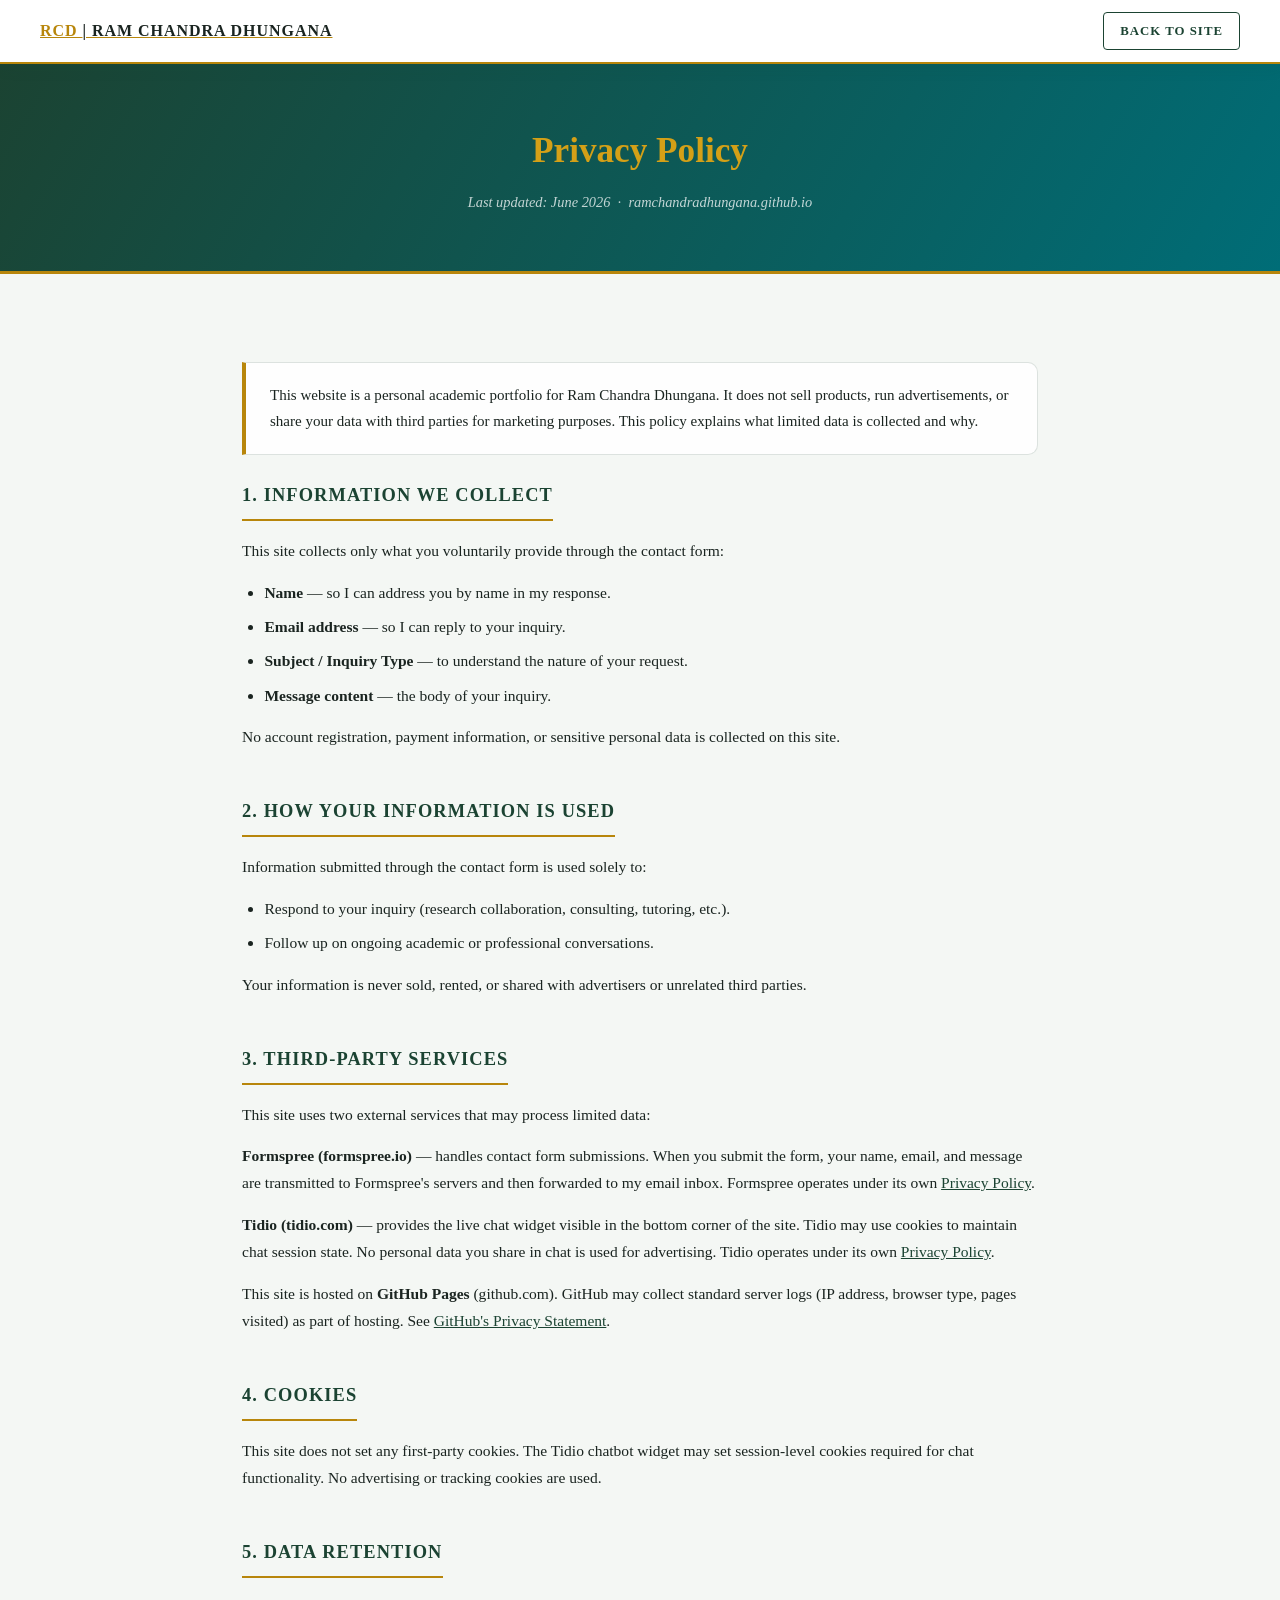
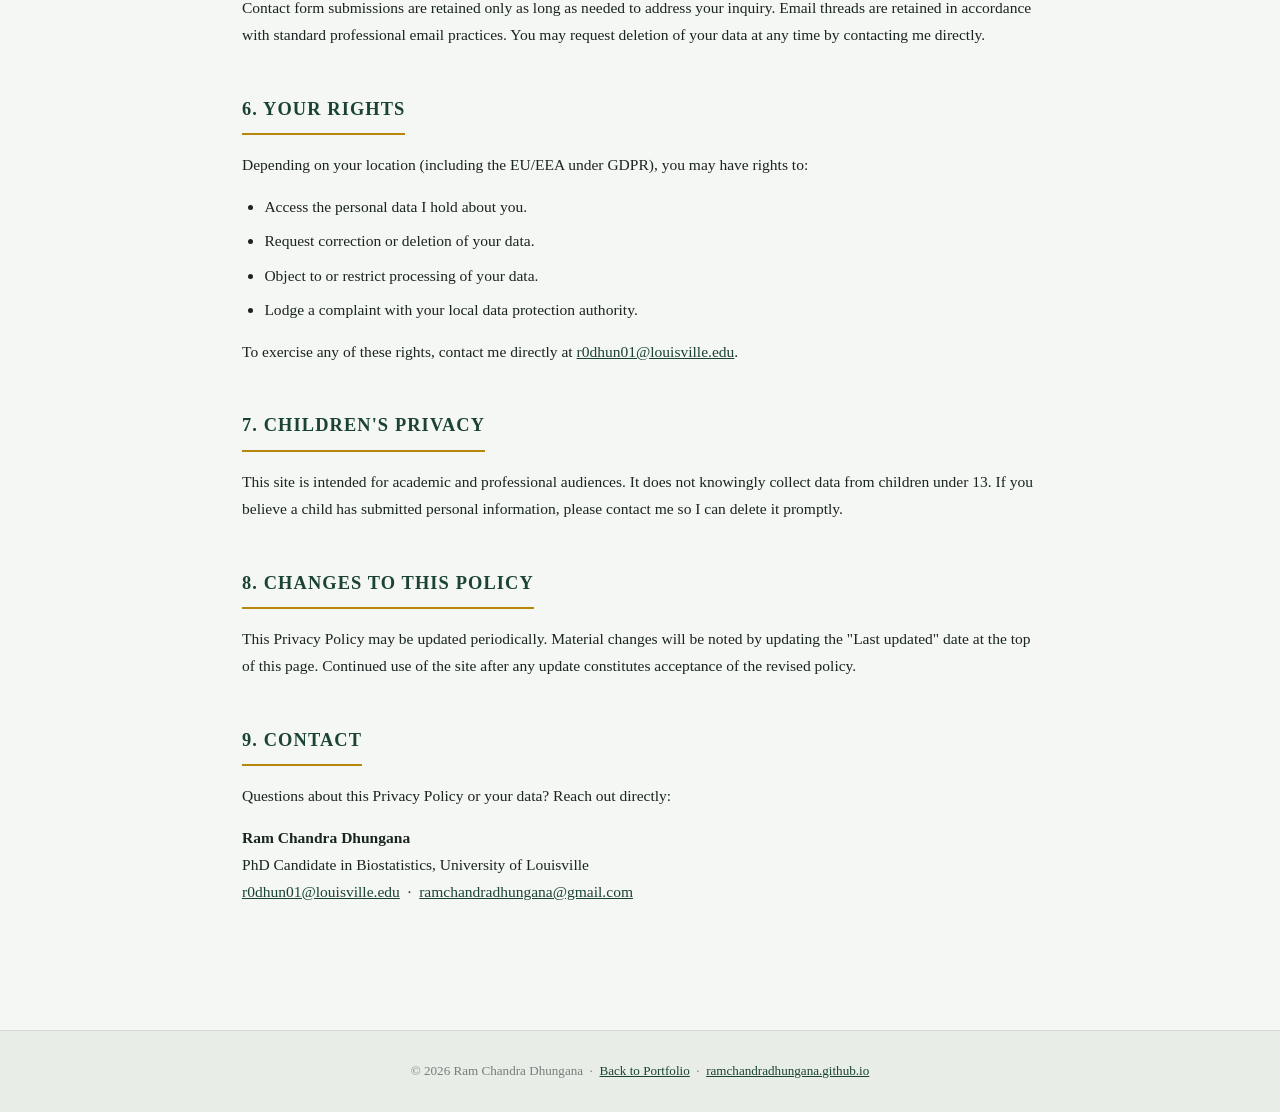
<file: privacy.html>
<!DOCTYPE html>
<html lang="en">
<head>
  <meta charset="UTF-8">
  <meta name="viewport" content="width=device-width, initial-scale=1.0">
  <title>Privacy Policy | Ram Chandra Dhungana</title>
  <link rel="canonical" href="https://ramchandradhungana.github.io/privacy.html">
  <style>
    :root {
      --forest: #1B4332; --teal: #006D77; --gold: #B8860B; --gold-light: #D4A017;
      --text: #1A2420; --dim: rgba(26,36,32,0.55); --glass: rgba(255,255,255,0.85);
    }
    *, *::before, *::after { margin:0; padding:0; box-sizing:border-box; }
    html { scroll-behavior: smooth; }
    body { font-family: 'Georgia','Times New Roman',serif; background: #F4F7F4; color: var(--text); line-height: 1.75; }
    a { color: var(--forest); text-decoration: underline; }

    .nav {
      position: sticky; top: 0; z-index: 900;
      background: rgba(255,255,255,0.97); backdrop-filter: blur(14px);
      border-bottom: 2px solid var(--gold); box-shadow: 0 2px 16px rgba(27,67,50,0.10);
      display: flex; align-items: center; justify-content: space-between;
      padding: 0 2.5rem; height: 64px;
    }
    .nav-brand { font-size: 1rem; letter-spacing: 0.06em; font-weight: 700; color: var(--gold); text-transform: uppercase; }
    .nav-brand span { color: var(--text); }
    .nav-home { font-size: 0.8rem; color: var(--forest); font-weight: 600; letter-spacing: 0.08em; text-transform: uppercase; padding: 0.4rem 1rem; border: 1px solid var(--forest); border-radius: 4px; text-decoration: none; }
    .nav-home:hover { background: var(--forest); color: #fff; }

    .hero-bar {
      background: linear-gradient(120deg, var(--forest) 0%, var(--teal) 100%);
      padding: 3.5rem 2rem; text-align: center; border-bottom: 3px solid var(--gold);
    }
    .hero-bar h1 { font-size: 2.2rem; color: var(--gold-light); margin-bottom: 0.5rem; }
    .hero-bar p { color: rgba(255,255,255,0.75); font-size: 0.9rem; font-style: italic; }

    .container { max-width: 860px; margin: 0 auto; padding: 4rem 2rem 5rem; }

    .policy-section { margin-bottom: 2.8rem; }
    .policy-section h2 {
      font-size: 1.15rem; color: var(--forest); letter-spacing: 0.06em; text-transform: uppercase;
      margin-bottom: 1rem; padding-bottom: 0.5rem; border-bottom: 2px solid var(--gold);
      display: inline-block;
    }
    .policy-section p { margin-bottom: 0.9rem; font-size: 0.97rem; color: var(--text); }
    .policy-section ul { padding-left: 1.4rem; margin-bottom: 0.9rem; }
    .policy-section ul li { font-size: 0.97rem; margin-bottom: 0.45rem; }

    .highlight-box {
      background: var(--glass); border: 1px solid rgba(27,67,50,0.15);
      border-left: 4px solid var(--gold); border-radius: 0 10px 10px 0;
      padding: 1.2rem 1.5rem; margin: 1.5rem 0; font-size: 0.94rem;
    }

    footer {
      background: #E8EDE8; border-top: 1px solid rgba(27,67,50,0.1);
      text-align: center; padding: 1.8rem; color: var(--dim); font-size: 0.82rem;
    }
    footer a { color: var(--forest); }
  </style>
</head>
<body>

  <nav class="nav">
    <a class="nav-brand" href="index.html">RCD <span>| Ram Chandra Dhungana</span></a>
    <a class="nav-home" href="index.html">Back to Site</a>
  </nav>

  <div class="hero-bar">
    <h1>Privacy Policy</h1>
    <p>Last updated: June 2026 &nbsp;&middot;&nbsp; ramchandradhungana.github.io</p>
  </div>

  <div class="container">

    <div class="highlight-box">
      This website is a personal academic portfolio for Ram Chandra Dhungana. It does not sell products, run advertisements, or share your data with third parties for marketing purposes. This policy explains what limited data is collected and why.
    </div>

    <div class="policy-section">
      <h2>1. Information We Collect</h2>
      <p>This site collects only what you voluntarily provide through the contact form:</p>
      <ul>
        <li><strong>Name</strong> — so I can address you by name in my response.</li>
        <li><strong>Email address</strong> — so I can reply to your inquiry.</li>
        <li><strong>Subject / Inquiry Type</strong> — to understand the nature of your request.</li>
        <li><strong>Message content</strong> — the body of your inquiry.</li>
      </ul>
      <p>No account registration, payment information, or sensitive personal data is collected on this site.</p>
    </div>

    <div class="policy-section">
      <h2>2. How Your Information Is Used</h2>
      <p>Information submitted through the contact form is used solely to:</p>
      <ul>
        <li>Respond to your inquiry (research collaboration, consulting, tutoring, etc.).</li>
        <li>Follow up on ongoing academic or professional conversations.</li>
      </ul>
      <p>Your information is never sold, rented, or shared with advertisers or unrelated third parties.</p>
    </div>

    <div class="policy-section">
      <h2>3. Third-Party Services</h2>
      <p>This site uses two external services that may process limited data:</p>
      <p><strong>Formspree (formspree.io)</strong> — handles contact form submissions. When you submit the form, your name, email, and message are transmitted to Formspree's servers and then forwarded to my email inbox. Formspree operates under its own <a href="https://formspree.io/legal/privacy-policy/" target="_blank" rel="noopener">Privacy Policy</a>.</p>
      <p><strong>Tidio (tidio.com)</strong> — provides the live chat widget visible in the bottom corner of the site. Tidio may use cookies to maintain chat session state. No personal data you share in chat is used for advertising. Tidio operates under its own <a href="https://www.tidio.com/privacy-policy/" target="_blank" rel="noopener">Privacy Policy</a>.</p>
      <p>This site is hosted on <strong>GitHub Pages</strong> (github.com). GitHub may collect standard server logs (IP address, browser type, pages visited) as part of hosting. See <a href="https://docs.github.com/en/site-policy/privacy-policies/github-general-privacy-statement" target="_blank" rel="noopener">GitHub's Privacy Statement</a>.</p>
    </div>

    <div class="policy-section">
      <h2>4. Cookies</h2>
      <p>This site does not set any first-party cookies. The Tidio chatbot widget may set session-level cookies required for chat functionality. No advertising or tracking cookies are used.</p>
    </div>

    <div class="policy-section">
      <h2>5. Data Retention</h2>
      <p>Contact form submissions are retained only as long as needed to address your inquiry. Email threads are retained in accordance with standard professional email practices. You may request deletion of your data at any time by contacting me directly.</p>
    </div>

    <div class="policy-section">
      <h2>6. Your Rights</h2>
      <p>Depending on your location (including the EU/EEA under GDPR), you may have rights to:</p>
      <ul>
        <li>Access the personal data I hold about you.</li>
        <li>Request correction or deletion of your data.</li>
        <li>Object to or restrict processing of your data.</li>
        <li>Lodge a complaint with your local data protection authority.</li>
      </ul>
      <p>To exercise any of these rights, contact me directly at <a href="mailto:r0dhun01@louisville.edu">r0dhun01@louisville.edu</a>.</p>
    </div>

    <div class="policy-section">
      <h2>7. Children's Privacy</h2>
      <p>This site is intended for academic and professional audiences. It does not knowingly collect data from children under 13. If you believe a child has submitted personal information, please contact me so I can delete it promptly.</p>
    </div>

    <div class="policy-section">
      <h2>8. Changes to This Policy</h2>
      <p>This Privacy Policy may be updated periodically. Material changes will be noted by updating the "Last updated" date at the top of this page. Continued use of the site after any update constitutes acceptance of the revised policy.</p>
    </div>

    <div class="policy-section">
      <h2>9. Contact</h2>
      <p>Questions about this Privacy Policy or your data? Reach out directly:</p>
      <p>
        <strong>Ram Chandra Dhungana</strong><br>
        PhD Candidate in Biostatistics, University of Louisville<br>
        <a href="mailto:r0dhun01@louisville.edu">r0dhun01@louisville.edu</a> &nbsp;&middot;&nbsp;
        <a href="mailto:ramchandradhungana@gmail.com">ramchandradhungana@gmail.com</a>
      </p>
    </div>

  </div>

  <footer>
    <p>&copy; <span id="yr"></span> Ram Chandra Dhungana &nbsp;&middot;&nbsp;
    <a href="index.html">Back to Portfolio</a> &nbsp;&middot;&nbsp;
    <a href="https://ramchandradhungana.github.io">ramchandradhungana.github.io</a></p>
  </footer>
  <script>document.getElementById('yr').textContent = new Date().getFullYear();</script>
</body>
</html>
</file>
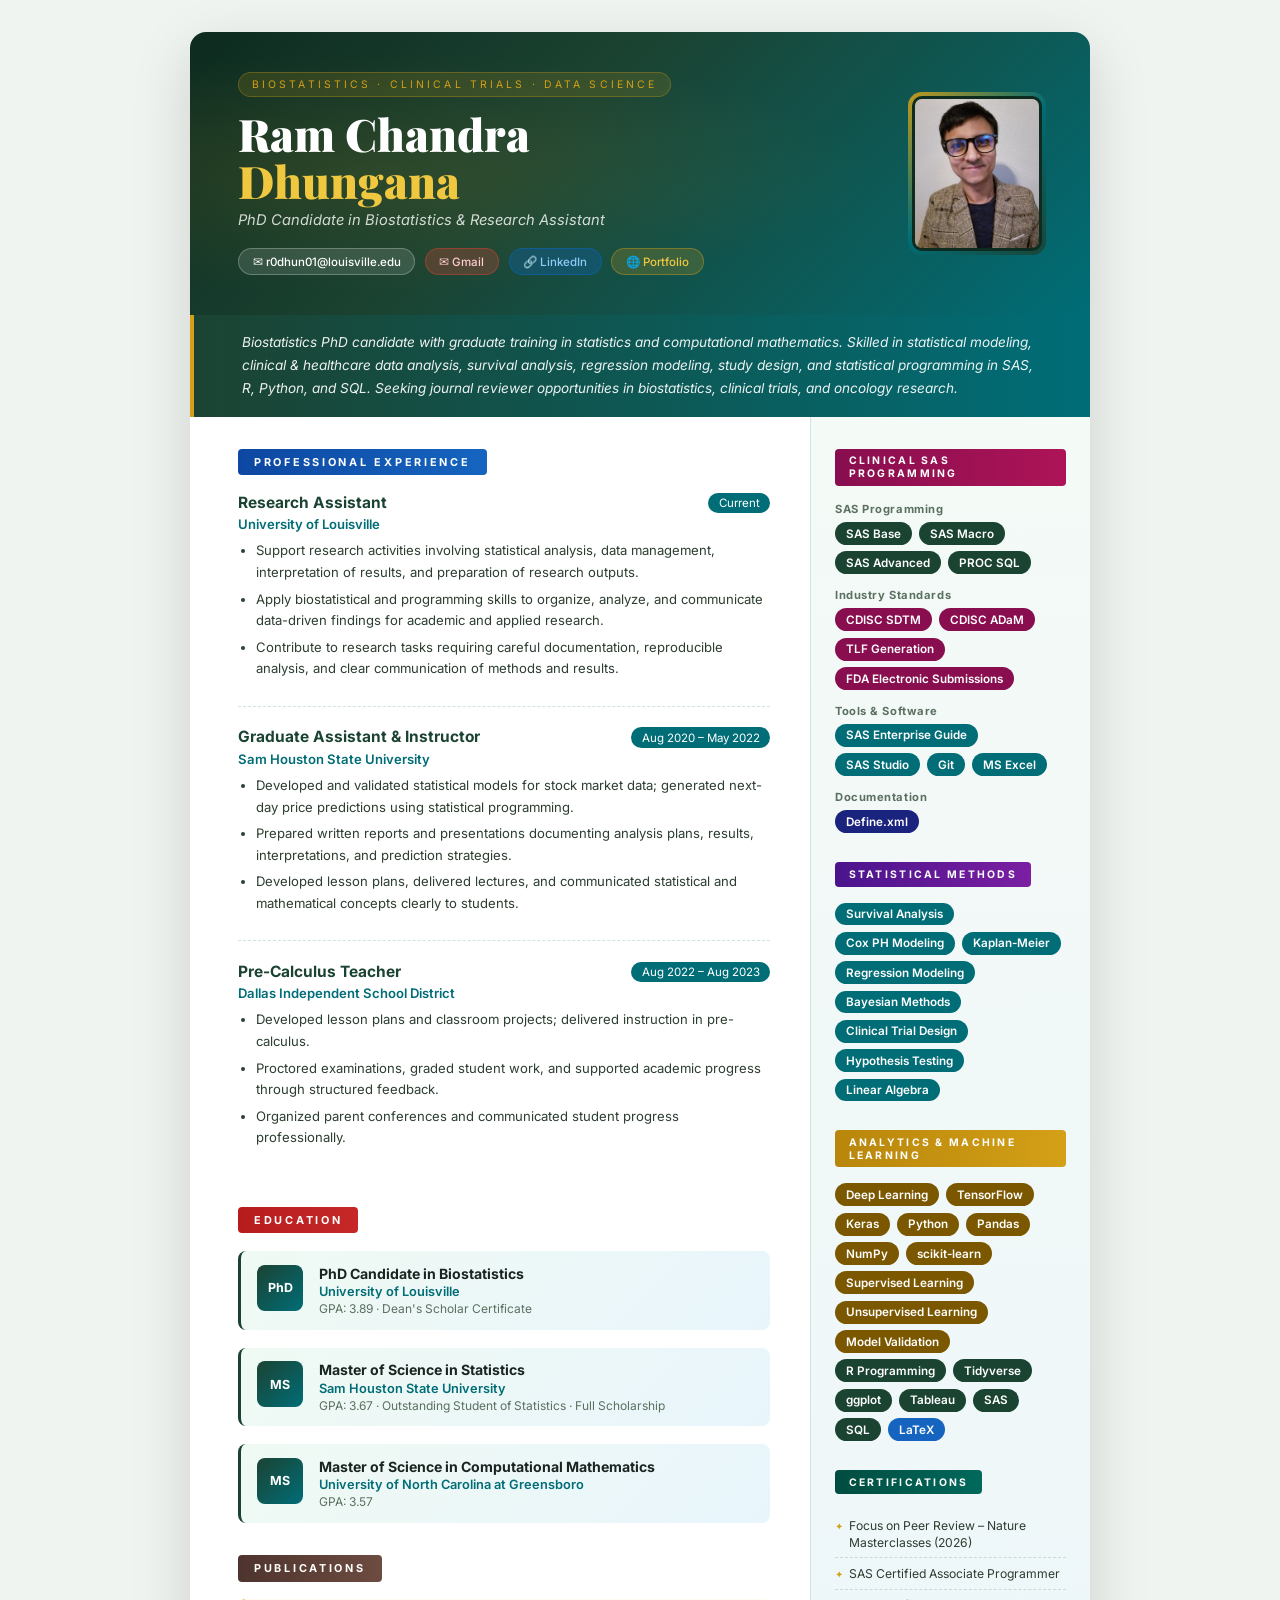
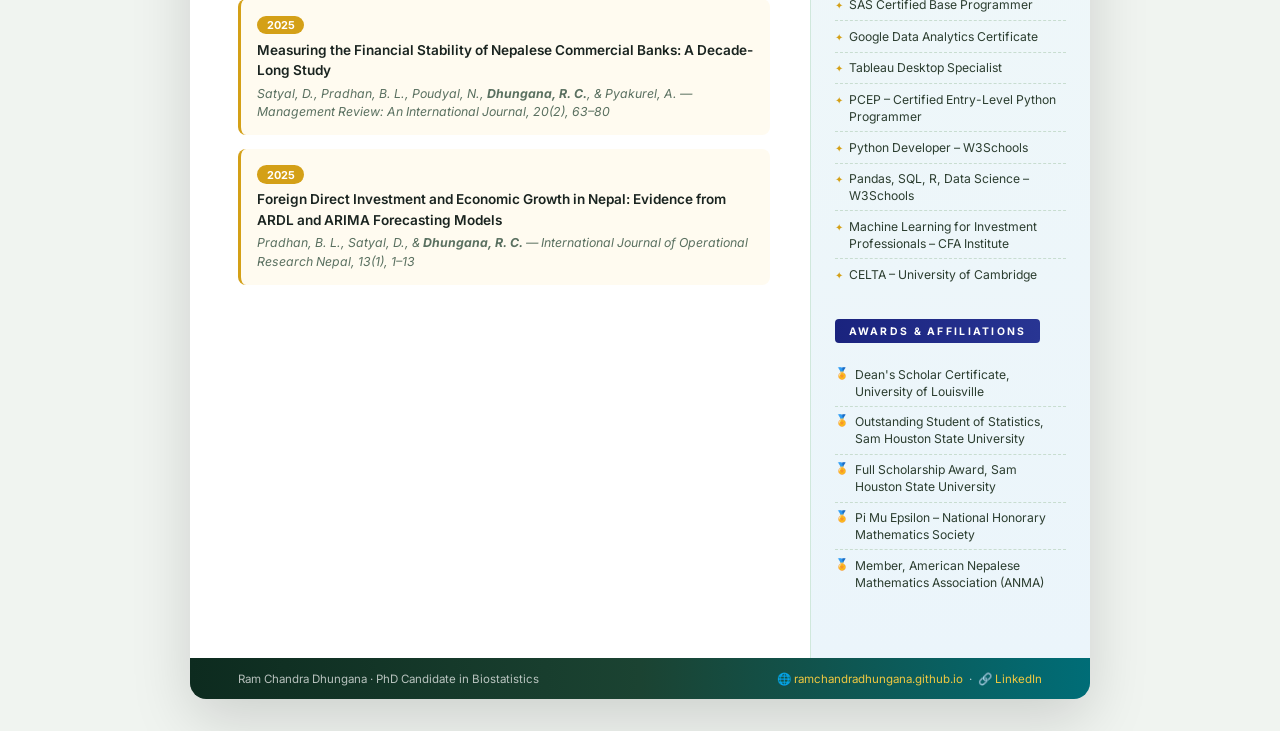
<file: resume.html>
<!DOCTYPE html>
<html lang="en">
<head>
  <meta charset="UTF-8">
  <meta name="viewport" content="width=device-width, initial-scale=1.0">
  <title>Ram Chandra Dhungana — Resume</title>
  <style>
    @import url('https://fonts.googleapis.com/css2?family=Playfair+Display:wght@700;900&family=Inter:wght@300;400;500;600;700&display=swap');

    * { margin:0; padding:0; box-sizing:border-box; }
    body {
      font-family: 'Inter', sans-serif;
      background: #F0F4F0;
      color: #1A2420;
      min-height: 100vh;
      padding: 2rem 1rem;
    }

    .page {
      max-width: 900px; margin: 0 auto;
      background: #fff;
      border-radius: 16px;
      overflow: hidden;
      box-shadow: 0 20px 60px rgba(0,0,0,0.15);
    }

    /* ── HEADER ── */
    .header {
      background: linear-gradient(135deg, #0D2B1F 0%, #1B4332 40%, #006D77 100%);
      padding: 2.5rem 3rem;
      display: grid;
      grid-template-columns: 1fr auto;
      gap: 2rem;
      align-items: center;
      position: relative;
      overflow: hidden;
    }
    .header::before {
      content:'';
      position: absolute; inset: 0;
      background: radial-gradient(ellipse 80% 60% at 20% 50%, rgba(212,160,23,0.12) 0%, transparent 70%);
    }
    .header-left { position: relative; z-index: 1; }
    .header-tag {
      display: inline-block;
      font-size: 0.65rem; letter-spacing: 0.3em; text-transform: uppercase;
      color: #D4A017; background: rgba(212,160,23,0.15);
      padding: 0.3rem 0.8rem; border-radius: 50px;
      border: 1px solid rgba(212,160,23,0.3);
      margin-bottom: 0.85rem;
    }
    .header h1 {
      font-family: 'Playfair Display', Georgia, serif;
      font-size: 2.8rem; font-weight: 900;
      color: #fff; line-height: 1.05;
      margin-bottom: 0.4rem;
    }
    .header h1 span { color: #F0C840; }
    .header-title {
      font-size: 0.92rem; color: rgba(255,255,255,0.8);
      font-style: italic; margin-bottom: 1.2rem;
    }
    .contact-row {
      display: flex; flex-wrap: wrap; gap: 0.6rem;
    }
    .contact-pill {
      display: inline-flex; align-items: center; gap: 0.35rem;
      padding: 0.35rem 0.85rem; border-radius: 50px;
      font-size: 0.72rem; font-weight: 500;
      text-decoration: none; transition: all .25s;
    }
    .cp-email  { background: rgba(255,255,255,0.12); color: #fff; border: 1px solid rgba(255,255,255,0.25); }
    .cp-email:hover  { background: rgba(255,255,255,0.22); }
    .cp-gmail  { background: rgba(234,67,53,0.25); color: #FFCDD2; border: 1px solid rgba(234,67,53,0.4); }
    .cp-gmail:hover  { background: rgba(234,67,53,0.4); }
    .cp-li     { background: rgba(10,102,194,0.3); color: #90CAF9; border: 1px solid rgba(10,102,194,0.5); }
    .cp-li:hover     { background: rgba(10,102,194,0.5); }
    .cp-gh     { background: rgba(212,160,23,0.2); color: #F0C840; border: 1px solid rgba(212,160,23,0.4); }
    .cp-gh:hover     { background: rgba(212,160,23,0.35); }

    /* Profile photo */
    .photo-wrap {
      position: relative; z-index: 1; flex-shrink: 0;
    }
    .photo-wrap::before {
      content:''; position:absolute; inset:-4px; border-radius:14px;
      background: linear-gradient(135deg, #D4A017, #006D77, #1B4332);
      z-index:0; opacity:.9;
    }
    .profile-photo {
      width: 130px; height: 155px; object-fit: cover;
      border-radius: 10px; border: 3px solid #0D2B1F;
      position: relative; z-index:1; display:block;
    }

    /* ── PROFILE SUMMARY ── */
    .summary-bar {
      background: linear-gradient(90deg, #1B4332 0%, #006D77 100%);
      padding: 1rem 3rem;
      font-size: 0.85rem; color: rgba(255,255,255,0.92);
      line-height: 1.7; font-style: italic;
      border-left: 4px solid #D4A017;
    }

    /* ── BODY ── */
    .body { display: grid; grid-template-columns: 1fr 280px; gap: 0; }

    /* ── MAIN COLUMN ── */
    .main { padding: 2rem 2.5rem 2rem 3rem; }

    .sec { margin-bottom: 2rem; }
    .sec-title {
      font-size: 0.68rem; letter-spacing: 0.25em; text-transform: uppercase;
      font-weight: 700; color: #fff;
      background: linear-gradient(90deg, #1B4332, #006D77);
      padding: 0.4rem 1rem; border-radius: 4px;
      display: inline-block; margin-bottom: 1.1rem;
    }

    /* Experience */
    .exp { margin-bottom: 1.3rem; padding-bottom: 1.3rem; border-bottom: 1px dashed #D0E4D8; }
    .exp:last-child { border-bottom: none; margin-bottom: 0; }
    .exp-header { display:flex; justify-content:space-between; align-items:flex-start; margin-bottom:0.2rem; }
    .exp-role { font-weight:700; font-size:0.97rem; color:#1B4332; }
    .exp-period {
      font-size:0.72rem; color:#fff; background:#006D77;
      padding:0.2rem 0.65rem; border-radius:50px; white-space:nowrap; flex-shrink:0;
    }
    .exp-org { font-size:0.82rem; color:#006D77; font-weight:600; margin-bottom:0.5rem; }
    .exp-list { padding-left:1.1rem; }
    .exp-list li {
      font-size:0.82rem; color:#2C3E30; line-height:1.65;
      margin-bottom:0.3rem;
    }

    /* Education */
    .edu-item {
      display:flex; gap:1rem; align-items:flex-start;
      margin-bottom:1.1rem; padding:0.85rem 1rem;
      background: linear-gradient(135deg, #F0FAF4 0%, #E8F5FB 100%);
      border-radius:8px; border-left:3px solid #1B4332;
    }
    .edu-badge {
      min-width:46px; height:46px; border-radius:8px;
      background:linear-gradient(135deg,#1B4332,#006D77);
      color:#fff; font-size:0.78rem; font-weight:700;
      display:flex; align-items:center; justify-content:center; flex-shrink:0;
    }
    .edu-degree { font-weight:700; font-size:0.88rem; color:#1A2420; margin-bottom:0.15rem; }
    .edu-school { font-size:0.8rem; color:#006D77; font-weight:600; }
    .edu-gpa { font-size:0.75rem; color:#5A7060; margin-top:0.15rem; }

    /* Publications */
    .pub-item {
      padding:0.85rem 1rem; margin-bottom:0.85rem;
      background:#FFFBF0; border-radius:8px;
      border-left:3px solid #D4A017;
    }
    .pub-year {
      font-size:0.68rem; color:#fff; background:#D4A017;
      padding:0.15rem 0.6rem; border-radius:50px;
      display:inline-block; margin-bottom:0.35rem; font-weight:700;
    }
    .pub-title { font-size:0.85rem; font-weight:600; color:#1A2420; line-height:1.5; margin-bottom:0.25rem; }
    .pub-authors { font-size:0.77rem; color:#5A7060; line-height:1.5; font-style:italic; }

    /* ── SIDEBAR ── */
    .sidebar {
      background: linear-gradient(180deg, #F4FAF6 0%, #EBF5FB 100%);
      padding: 2rem 1.5rem;
      border-left: 1px solid #D0E8DC;
    }

    .sb-sec { margin-bottom:1.8rem; }
    .sb-title {
      font-size:0.65rem; letter-spacing:0.22em; text-transform:uppercase;
      font-weight:700; color:#fff;
      background: linear-gradient(90deg,#006D77,#1B4332);
      padding:0.35rem 0.85rem; border-radius:4px;
      display:inline-block; margin-bottom:1rem;
    }

    /* Skills */
    .skill-chips { display:flex; flex-wrap:wrap; gap:0.4rem; }
    .sk {
      font-size:0.73rem; font-weight:600; padding:0.28rem 0.7rem;
      border-radius:50px;
    }
    .sk-g { background:#1B4332; color:#fff; }
    .sk-t { background:#006D77; color:#fff; }
    .sk-y { background:#7B5800; color:#fff; }
    .sk-b { background:#1565C0; color:#fff; }

    /* Certs */
    .cert-list { list-style:none; }
    .cert-list li {
      font-size:0.76rem; color:#2C3E30; padding:0.4rem 0;
      border-bottom:1px dashed #C8DDD0;
      display:flex; gap:0.4rem; align-items:flex-start; line-height:1.4;
    }
    .cert-list li:last-child { border-bottom:none; }
    .cert-list li::before { content:'✦'; color:#D4A017; flex-shrink:0; font-size:0.65rem; margin-top:0.2rem; }

    /* Awards */
    .award-item {
      font-size:0.76rem; color:#2C3E30; padding:0.4rem 0;
      border-bottom:1px dashed #C8DDD0; line-height:1.4;
      display:flex; gap:0.4rem; align-items:flex-start;
    }
    .award-item:last-child { border-bottom:none; }
    .award-item::before { content:'🏅'; font-size:0.7rem; flex-shrink:0; }

    /* ── FOOTER ── */
    .resume-footer {
      background: linear-gradient(90deg,#0D2B1F,#1B4332,#006D77);
      padding:0.85rem 3rem;
      display:flex; justify-content:space-between; align-items:center;
      flex-wrap:wrap; gap:0.5rem;
    }
    .resume-footer span { font-size:0.72rem; color:rgba(255,255,255,0.7); }
    .resume-footer a { font-size:0.72rem; color:#F0C840; text-decoration:none; }
    .resume-footer a:hover { text-decoration:underline; }

    @media print {
      body { background:#fff; padding:0; }
      .page { box-shadow:none; border-radius:0; }
    }

    /* ── PRINT / PDF ─────────────────────────────────────────── */
    * {
      -webkit-print-color-adjust: exact !important;
      print-color-adjust: exact !important;
      color-adjust: exact !important;
    }
    @page {
      size: A4;
      margin: 0;
    }
    @media print {
      body { background: #F0F4F0 !important; padding: 0 !important; }
      .page {
        border-radius: 0 !important;
        box-shadow: none !important;
        max-width: 100% !important;
        margin: 0 !important;
        width: 100% !important;
      }
      .body { min-height: 900px; }
      .sidebar { min-height: 900px; }
    }
  </style>
</head>
<body>
<div class="page">

  <!-- HEADER -->
  <div class="header">
    <div class="header-left">
      <div class="header-tag">Biostatistics · Clinical Trials · Data Science</div>
      <h1>Ram Chandra<br><span>Dhungana</span></h1>
      <p class="header-title">PhD Candidate in Biostatistics &amp; Research Assistant</p>
      <div class="contact-row">
        <a class="contact-pill cp-email" href="mailto:r0dhun01@louisville.edu">✉ r0dhun01@louisville.edu</a>
        <a class="contact-pill cp-gmail" href="mailto:ramchandradhungana@gmail.com">✉ Gmail</a>
        <a class="contact-pill cp-li" href="https://www.linkedin.com/in/ram-chandra-dhungana-25a455139/" target="_blank">🔗 LinkedIn</a>
        <a class="contact-pill cp-gh" href="https://ramchandradhungana.github.io" target="_blank">🌐 Portfolio</a>
      </div>
    </div>
    <div class="photo-wrap">
      <img class="profile-photo" src="[data-uri]" alt="Ram Chandra Dhungana">
    </div>
  </div>

  <!-- SUMMARY BAR -->
  <div class="summary-bar">
    Biostatistics PhD candidate with graduate training in statistics and computational mathematics. Skilled in statistical modeling, clinical &amp; healthcare data analysis, survival analysis, regression modeling, study design, and statistical programming in SAS, R, Python, and SQL. Seeking journal reviewer opportunities in biostatistics, clinical trials, and oncology research.
  </div>

  <!-- BODY -->
  <div class="body">

    <!-- MAIN -->
    <div class="main">

      <!-- EXPERIENCE -->
      <div class="sec">
        <div class="sec-title" style="background: linear-gradient(90deg, #0D47A1, #1565C0);">Professional Experience</div>

        <div class="exp">
          <div class="exp-header">
            <span class="exp-role">Research Assistant</span>
            <span class="exp-period">Current</span>
          </div>
          <div class="exp-org">University of Louisville</div>
          <ul class="exp-list">
            <li>Support research activities involving statistical analysis, data management, interpretation of results, and preparation of research outputs.</li>
            <li>Apply biostatistical and programming skills to organize, analyze, and communicate data-driven findings for academic and applied research.</li>
            <li>Contribute to research tasks requiring careful documentation, reproducible analysis, and clear communication of methods and results.</li>
          </ul>
        </div>

        <div class="exp">
          <div class="exp-header">
            <span class="exp-role">Graduate Assistant &amp; Instructor</span>
            <span class="exp-period">Aug 2020 – May 2022</span>
          </div>
          <div class="exp-org">Sam Houston State University</div>
          <ul class="exp-list">
            <li>Developed and validated statistical models for stock market data; generated next-day price predictions using statistical programming.</li>
            <li>Prepared written reports and presentations documenting analysis plans, results, interpretations, and prediction strategies.</li>
            <li>Developed lesson plans, delivered lectures, and communicated statistical and mathematical concepts clearly to students.</li>
          </ul>
        </div>

        <div class="exp">
          <div class="exp-header">
            <span class="exp-role">Pre-Calculus Teacher</span>
            <span class="exp-period">Aug 2022 – Aug 2023</span>
          </div>
          <div class="exp-org">Dallas Independent School District</div>
          <ul class="exp-list">
            <li>Developed lesson plans and classroom projects; delivered instruction in pre-calculus.</li>
            <li>Proctored examinations, graded student work, and supported academic progress through structured feedback.</li>
            <li>Organized parent conferences and communicated student progress professionally.</li>
          </ul>
        </div>
      </div>

      <!-- EDUCATION -->
      <div class="sec">
        <div class="sec-title" style="background: linear-gradient(90deg, #B71C1C, #C62828);">Education</div>
        <div class="edu-item">
          <div class="edu-badge">PhD</div>
          <div>
            <div class="edu-degree">PhD Candidate in Biostatistics</div>
            <div class="edu-school">University of Louisville</div>
            <div class="edu-gpa">GPA: 3.89 · Dean's Scholar Certificate</div>
          </div>
        </div>
        <div class="edu-item">
          <div class="edu-badge">MS</div>
          <div>
            <div class="edu-degree">Master of Science in Statistics</div>
            <div class="edu-school">Sam Houston State University</div>
            <div class="edu-gpa">GPA: 3.67 · Outstanding Student of Statistics · Full Scholarship</div>
          </div>
        </div>
        <div class="edu-item">
          <div class="edu-badge">MS</div>
          <div>
            <div class="edu-degree">Master of Science in Computational Mathematics</div>
            <div class="edu-school">University of North Carolina at Greensboro</div>
            <div class="edu-gpa">GPA: 3.57</div>
          </div>
        </div>
      </div>

      <!-- PUBLICATIONS -->
      <div class="sec">
        <div class="sec-title" style="background: linear-gradient(90deg, #4E342E, #6D4C41);">Publications</div>
        <div class="pub-item">
          <div class="pub-year">2025</div>
          <div class="pub-title">Measuring the Financial Stability of Nepalese Commercial Banks: A Decade-Long Study</div>
          <div class="pub-authors">Satyal, D., Pradhan, B. L., Poudyal, N., <strong>Dhungana, R. C.</strong>, &amp; Pyakurel, A. — <em>Management Review: An International Journal, 20(2), 63–80</em></div>
        </div>
        <div class="pub-item">
          <div class="pub-year">2025</div>
          <div class="pub-title">Foreign Direct Investment and Economic Growth in Nepal: Evidence from ARDL and ARIMA Forecasting Models</div>
          <div class="pub-authors">Pradhan, B. L., Satyal, D., &amp; <strong>Dhungana, R. C.</strong> — <em>International Journal of Operational Research Nepal, 13(1), 1–13</em></div>
        </div>
      </div>

    </div><!-- /main -->

    <!-- SIDEBAR -->
    <div class="sidebar">

      <!-- CLINICAL SAS PROGRAMMING -->
      <div class="sb-sec">
        <div class="sb-title" style="background: linear-gradient(90deg, #880E4F, #AD1457);">Clinical SAS Programming</div>

        <p style="font-size:0.7rem;color:#5A7060;margin-bottom:0.4rem;font-weight:700;letter-spacing:0.05em;">SAS Programming</p>
        <div class="skill-chips" style="margin-bottom:0.85rem;">
          <span class="sk sk-g">SAS Base</span>
          <span class="sk sk-g">SAS Macro</span>
          <span class="sk sk-g">SAS Advanced</span>
          <span class="sk sk-g">PROC SQL</span>
        </div>

        <p style="font-size:0.7rem;color:#5A7060;margin-bottom:0.4rem;font-weight:700;letter-spacing:0.05em;">Industry Standards</p>
        <div class="skill-chips" style="margin-bottom:0.85rem;">
          <span class="sk" style="background:#880E4F;color:#fff;">CDISC SDTM</span>
          <span class="sk" style="background:#880E4F;color:#fff;">CDISC ADaM</span>
          <span class="sk" style="background:#880E4F;color:#fff;">TLF Generation</span>
          <span class="sk" style="background:#880E4F;color:#fff;">FDA Electronic Submissions</span>
        </div>

        <p style="font-size:0.7rem;color:#5A7060;margin-bottom:0.4rem;font-weight:700;letter-spacing:0.05em;">Tools &amp; Software</p>
        <div class="skill-chips" style="margin-bottom:0.85rem;">
          <span class="sk sk-t">SAS Enterprise Guide</span>
          <span class="sk sk-t">SAS Studio</span>
          <span class="sk sk-t">Git</span>
          <span class="sk sk-t">MS Excel</span>
        </div>

        <p style="font-size:0.7rem;color:#5A7060;margin-bottom:0.4rem;font-weight:700;letter-spacing:0.05em;">Documentation</p>
        <div class="skill-chips">
          <span class="sk" style="background:#1A237E;color:#fff;">Define.xml</span>
        </div>
      </div>

      <!-- STATISTICAL METHODS -->
      <div class="sb-sec">
        <div class="sb-title" style="background: linear-gradient(90deg, #4A148C, #7B1FA2);">Statistical Methods</div>
        <div class="skill-chips">
          <span class="sk sk-t">Survival Analysis</span>
          <span class="sk sk-t">Cox PH Modeling</span>
          <span class="sk sk-t">Kaplan-Meier</span>
          <span class="sk sk-t">Regression Modeling</span>
          <span class="sk sk-t">Bayesian Methods</span>
          <span class="sk sk-t">Clinical Trial Design</span>
          <span class="sk sk-t">Hypothesis Testing</span>
          <span class="sk sk-t">Linear Algebra</span>
        </div>
      </div>

      <!-- ANALYTICS & ML -->
      <div class="sb-sec">
        <div class="sb-title" style="background: linear-gradient(90deg, #B8860B, #D4A017);">Analytics &amp; Machine Learning</div>
        <div class="skill-chips">
          <span class="sk sk-y">Deep Learning</span>
          <span class="sk sk-y">TensorFlow</span>
          <span class="sk sk-y">Keras</span>
          <span class="sk sk-y">Python</span>
          <span class="sk sk-y">Pandas</span>
          <span class="sk sk-y">NumPy</span>
          <span class="sk sk-y">scikit-learn</span>
          <span class="sk sk-y">Supervised Learning</span>
          <span class="sk sk-y">Unsupervised Learning</span>
          <span class="sk sk-y">Model Validation</span>
          <span class="sk sk-g">R Programming</span>
          <span class="sk sk-g">Tidyverse</span>
          <span class="sk sk-g">ggplot</span>
          <span class="sk sk-g">Tableau</span>
          <span class="sk sk-g">SAS</span>
          <span class="sk sk-g">SQL</span>
          <span class="sk sk-b">LaTeX</span>
        </div>
      </div>

      <!-- CERTIFICATIONS -->
      <div class="sb-sec">
        <div class="sb-title" style="background: linear-gradient(90deg, #004D40, #00695C);">Certifications</div>
        <ul class="cert-list">
          <li>Focus on Peer Review – Nature Masterclasses (2026)</li>
          <li>SAS Certified Associate Programmer</li>
          <li>SAS Certified Base Programmer</li>
          <li>Google Data Analytics Certificate</li>
          <li>Tableau Desktop Specialist</li>
          <li>PCEP – Certified Entry-Level Python Programmer</li>
          <li>Python Developer – W3Schools</li>
          <li>Pandas, SQL, R, Data Science – W3Schools</li>
          <li>Machine Learning for Investment Professionals – CFA Institute</li>
          <li>CELTA – University of Cambridge</li>
        </ul>
      </div>

      <!-- AWARDS -->
      <div class="sb-sec">
        <div class="sb-title" style="background: linear-gradient(90deg, #1A237E, #283593);">Awards &amp; Affiliations</div>
        <div class="award-item">Dean's Scholar Certificate, University of Louisville</div>
        <div class="award-item">Outstanding Student of Statistics, Sam Houston State University</div>
        <div class="award-item">Full Scholarship Award, Sam Houston State University</div>
        <div class="award-item">Pi Mu Epsilon – National Honorary Mathematics Society</div>
        <div class="award-item">Member, American Nepalese Mathematics Association (ANMA)</div>
      </div>

    </div><!-- /sidebar -->
  </div><!-- /body -->

  <!-- FOOTER -->
  <div class="resume-footer">
    <span>Ram Chandra Dhungana · PhD Candidate in Biostatistics</span>
    <span>
      <a href="https://ramchandradhungana.github.io" target="_blank">🌐 ramchandradhungana.github.io</a>
      &nbsp;·&nbsp;
      <a href="https://www.linkedin.com/in/ram-chandra-dhungana-25a455139/" target="_blank">🔗 LinkedIn</a>
    </span>
  </div>

</div>
</body>
</html>
</file>
